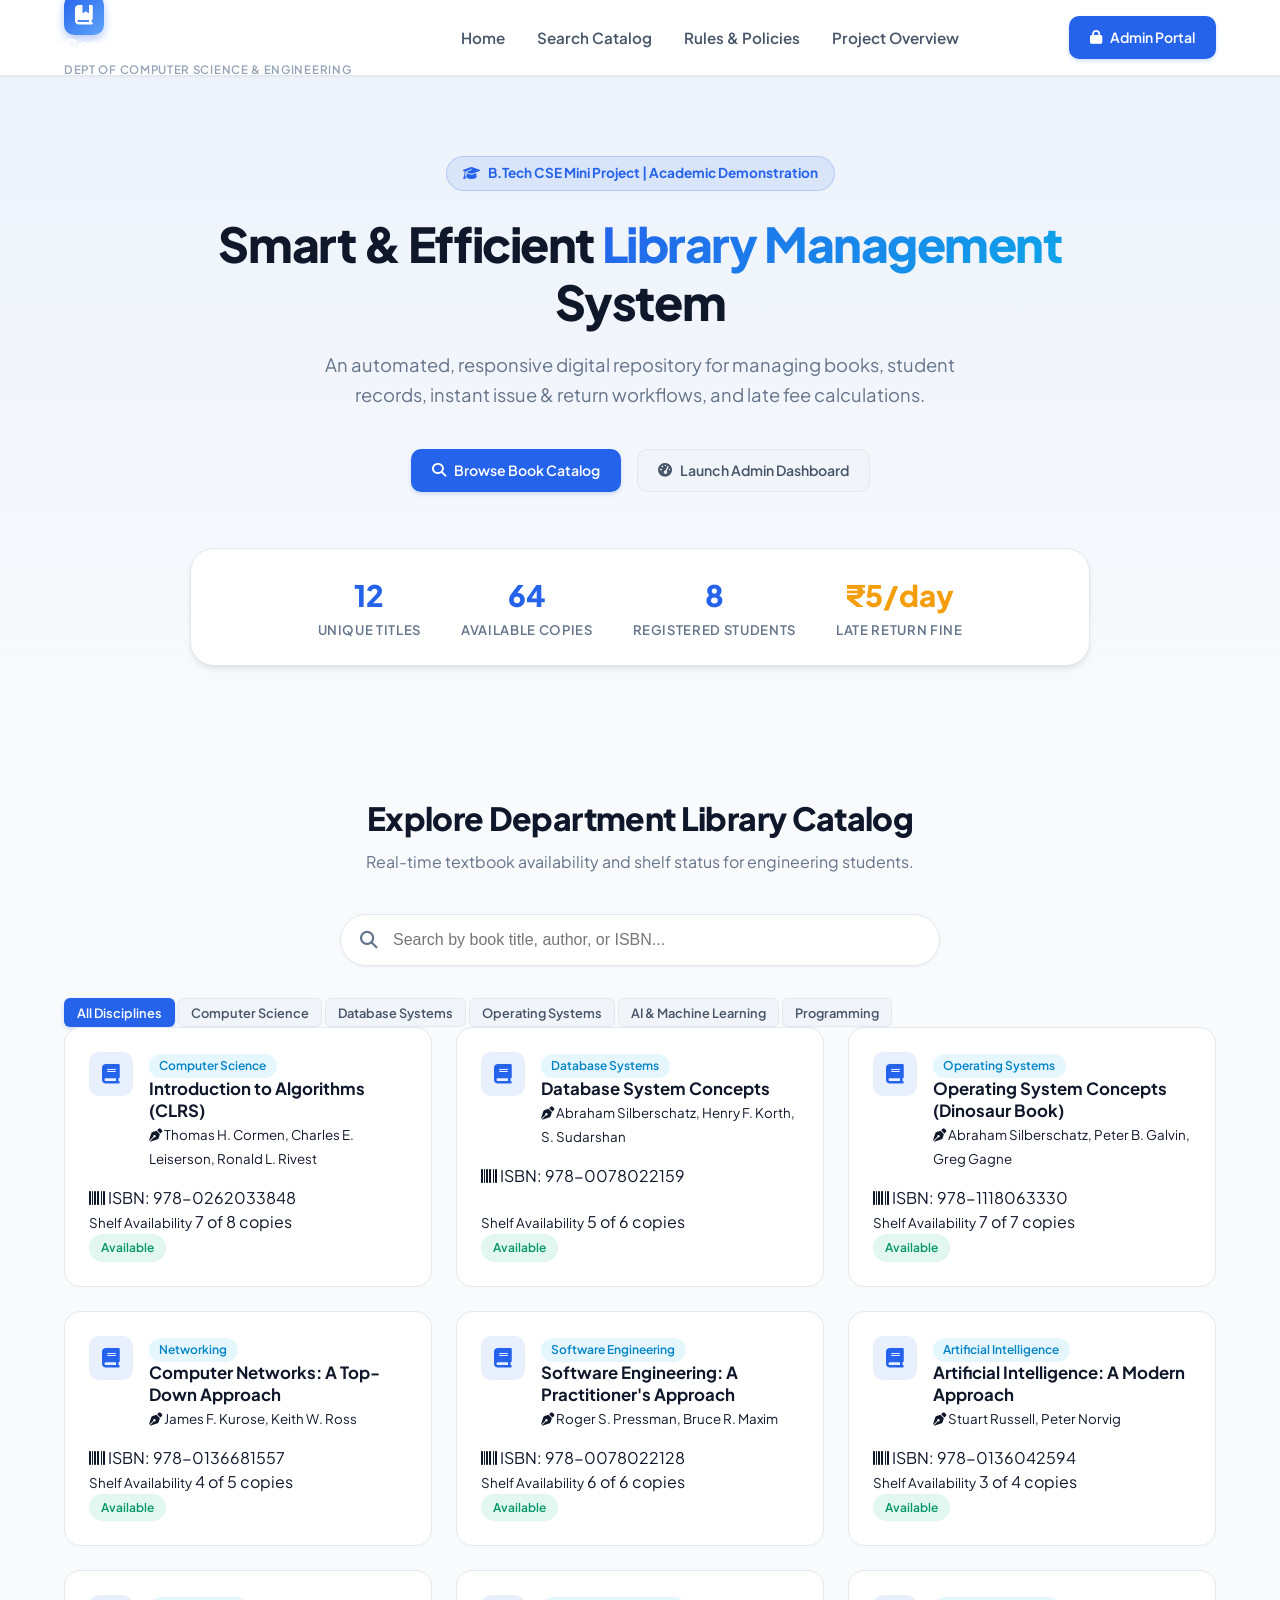
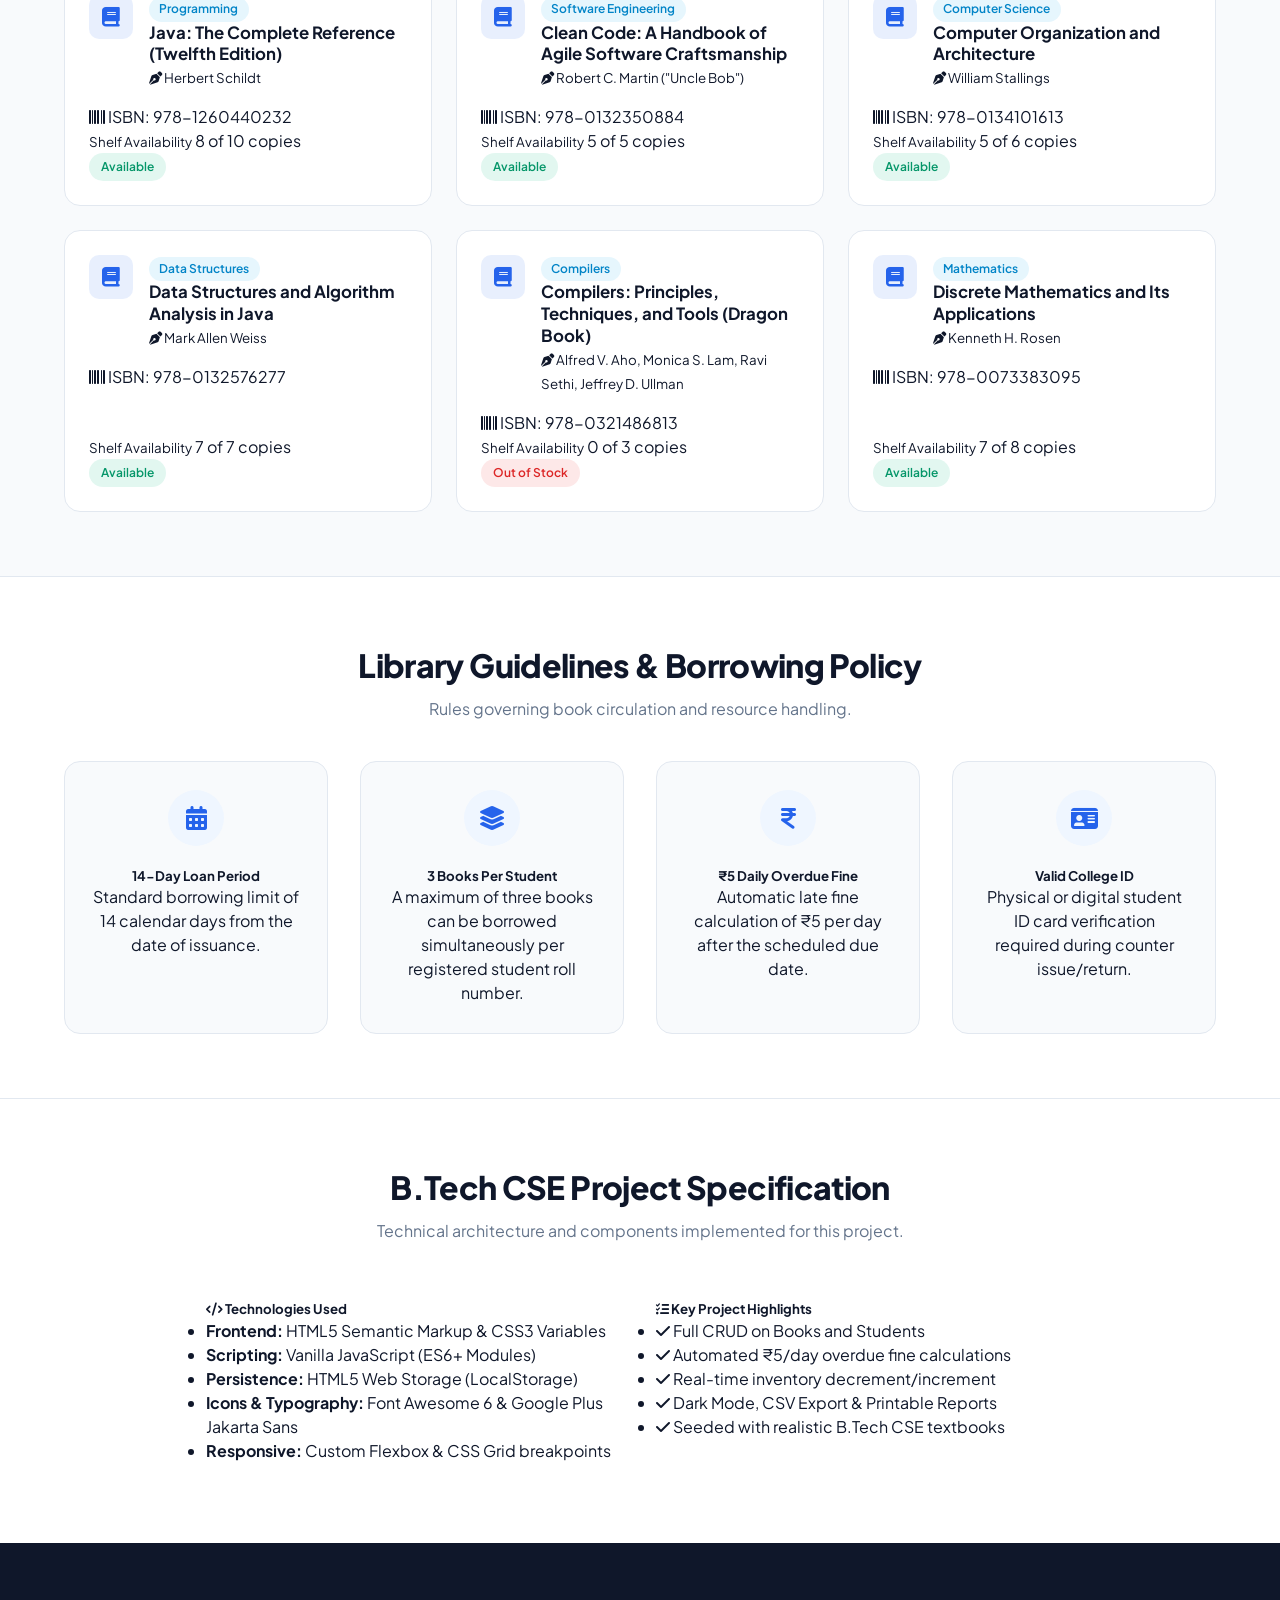
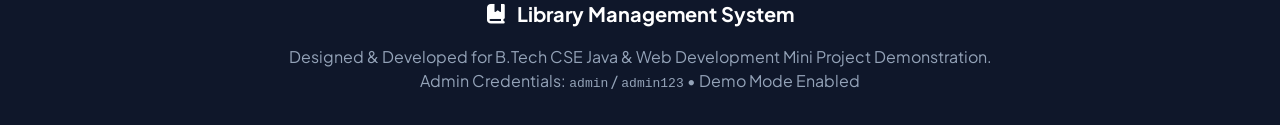
<file: library mangament/index.html>
<!DOCTYPE html>
<html lang="en">
<head>
    <meta charset="UTF-8">
    <meta name="viewport" content="width=device-width, initial-scale=1.0">
    <title>Digital Library Management System | B.Tech CSE Project</title>
    
    <!-- Google Fonts -->
    <link rel="preconnect" href="https://fonts.googleapis.com">
    <link rel="preconnect" href="https://fonts.gstatic.com" crossorigin>
    <link href="https://fonts.googleapis.com/css2?family=Plus+Jakarta+Sans:wght@300;400;500;600;700;800&family=JetBrains+Mono:wght@400;500;600&display=swap" rel="stylesheet">
    
    <!-- Font Awesome Icons -->
    <link rel="stylesheet" href="https://cdnjs.cloudflare.com/ajax/libs/font-awesome/6.5.1/css/all.min.css">
    
    <!-- Stylesheets -->
    <link rel="stylesheet" href="css/style.css">
    <link rel="stylesheet" href="css/responsive.css">

    <style>
        /* Landing Page Specific Styling */
        .landing-navbar {
            height: 76px;
            background-color: var(--bg-card);
            border-bottom: 1px solid var(--border-color);
            position: sticky;
            top: 0;
            z-index: 1000;
            display: flex;
            align-items: center;
            justify-content: space-between;
            padding: 0 5%;
            box-shadow: var(--shadow-sm);
        }

        .landing-nav-links {
            display: flex;
            align-items: center;
            gap: 2rem;
            list-style: none;
        }

        .landing-nav-links a {
            color: var(--text-secondary);
            font-weight: 600;
            font-size: 0.95rem;
        }

        .landing-nav-links a:hover {
            color: var(--primary);
        }

        .hero-section {
            padding: 5rem 5% 4rem;
            background: linear-gradient(180deg, rgba(37, 99, 235, 0.05) 0%, rgba(248, 250, 252, 0) 100%);
            text-align: center;
            position: relative;
        }

        .hero-badge {
            display: inline-flex;
            align-items: center;
            gap: 0.5rem;
            padding: 0.4rem 1rem;
            background: rgba(37, 99, 235, 0.1);
            color: var(--primary);
            border-radius: 9999px;
            font-size: 0.85rem;
            font-weight: 700;
            margin-bottom: 1.5rem;
            border: 1px solid rgba(37, 99, 235, 0.2);
        }

        .hero-title {
            font-size: 3rem;
            font-weight: 800;
            color: var(--text-primary);
            line-height: 1.2;
            max-width: 860px;
            margin: 0 auto 1.25rem;
            letter-spacing: -0.03em;
        }

        .hero-title span {
            color: var(--primary);
            background: linear-gradient(135deg, #2563eb, #0ea5e9);
            -webkit-background-clip: text;
            -webkit-text-fill-color: transparent;
        }

        .hero-subtitle {
            font-size: 1.15rem;
            color: var(--text-muted);
            max-width: 680px;
            margin: 0 auto 2.5rem;
            line-height: 1.6;
        }

        .hero-cta-group {
            display: flex;
            align-items: center;
            justify-content: center;
            gap: 1rem;
            margin-bottom: 3.5rem;
            flex-wrap: wrap;
        }

        .hero-stats-row {
            display: flex;
            align-items: center;
            justify-content: center;
            gap: 2.5rem;
            flex-wrap: wrap;
            max-width: 900px;
            margin: 0 auto;
            padding: 1.5rem;
            background: var(--bg-card);
            border: 1px solid var(--border-color);
            border-radius: var(--radius-xl);
            box-shadow: var(--shadow-md);
        }

        .hero-stat-item {
            text-align: center;
        }

        .hero-stat-number {
            font-size: 1.85rem;
            font-weight: 800;
            color: var(--primary);
            display: block;
        }

        .hero-stat-label {
            font-size: 0.82rem;
            color: var(--text-muted);
            font-weight: 600;
            text-transform: uppercase;
            letter-spacing: 0.05em;
        }

        /* Catalog Search Section */
        .catalog-section {
            padding: 4rem 5%;
            background-color: var(--bg-body);
        }

        .section-header-center {
            text-align: center;
            margin-bottom: 2.5rem;
        }

        .section-header-center h3 {
            font-size: 2rem;
            font-weight: 800;
            color: var(--text-primary);
            letter-spacing: -0.02em;
        }

        .section-header-center p {
            color: var(--text-muted);
            font-size: 1rem;
            margin-top: 0.5rem;
        }

        .catalog-search-bar {
            max-width: 600px;
            margin: 0 auto 2rem;
            position: relative;
        }

        .catalog-search-bar input {
            width: 100%;
            padding: 1rem 1.25rem 1rem 3.25rem;
            font-size: 1rem;
            border-radius: 9999px;
            border: 1px solid var(--border-color);
            background: var(--bg-card);
            box-shadow: var(--shadow-sm);
            outline: none;
            transition: var(--transition);
        }

        .catalog-search-bar input:focus {
            border-color: var(--primary);
            box-shadow: 0 0 0 4px rgba(37, 99, 235, 0.15);
        }

        .catalog-search-bar i {
            position: absolute;
            left: 1.25rem;
            top: 50%;
            transform: translateY(-50%);
            color: var(--text-muted);
            font-size: 1.1rem;
        }

        .catalog-grid {
            display: grid;
            grid-template-columns: repeat(auto-fill, minmax(280px, 1fr));
            gap: 1.5rem;
        }

        .book-card-item {
            background: var(--bg-card);
            border: 1px solid var(--border-color);
            border-radius: var(--radius-lg);
            padding: 1.5rem;
            transition: var(--transition);
            display: flex;
            flex-direction: column;
            justify-content: space-between;
        }

        .book-card-item:hover {
            transform: translateY(-4px);
            box-shadow: var(--shadow-lg);
            border-color: rgba(37, 99, 235, 0.3);
        }

        .book-card-top {
            display: flex;
            align-items: flex-start;
            gap: 1rem;
            margin-bottom: 1rem;
        }

        .book-card-icon {
            width: 44px;
            height: 44px;
            border-radius: var(--radius-md);
            background: rgba(37, 99, 235, 0.1);
            color: var(--primary);
            display: flex;
            align-items: center;
            justify-content: center;
            font-size: 1.25rem;
            flex-shrink: 0;
        }

        /* Rules section */
        .rules-section {
            padding: 4rem 5%;
            background-color: var(--bg-card);
            border-top: 1px solid var(--border-color);
            border-bottom: 1px solid var(--border-color);
        }

        .rules-grid {
            display: grid;
            grid-template-columns: repeat(auto-fit, minmax(240px, 1fr));
            gap: 2rem;
            margin-top: 2.5rem;
        }

        .rule-card {
            padding: 1.75rem;
            border-radius: var(--radius-lg);
            background: var(--bg-body);
            border: 1px solid var(--border-color);
            text-align: center;
        }

        .rule-icon {
            width: 56px;
            height: 56px;
            border-radius: 50%;
            background: var(--primary-light);
            color: var(--primary);
            display: flex;
            align-items: center;
            justify-content: center;
            font-size: 1.5rem;
            margin: 0 auto 1.25rem;
        }

        /* Footer */
        .landing-footer {
            background-color: #0f172a;
            color: #94a3b8;
            padding: 3.5rem 5% 2rem;
            text-align: center;
        }

        .footer-brand {
            display: inline-flex;
            align-items: center;
            gap: 0.75rem;
            margin-bottom: 1rem;
            color: #ffffff;
            font-size: 1.25rem;
            font-weight: 700;
        }

        @media (max-width: 768px) {
            .hero-title {
                font-size: 2.2rem;
            }
            .landing-nav-links {
                display: none;
            }
            .hero-stats-row {
                flex-direction: column;
                gap: 1.5rem;
            }
        }
    </style>
</head>
<body>

    <!-- Top Navigation Bar -->
    <header class="landing-navbar">
        <div class="d-flex align-items-center gap-3">
            <div class="brand-icon">
                <i class="fa-solid fa-book-bookmark"></i>
            </div>
            <div class="brand-text">
                <h4 class="text-dark mb-0">Central Digital Library</h4>
                <span class="text-muted">Dept of Computer Science & Engineering</span>
            </div>
        </div>

        <ul class="landing-nav-links">
            <li><a href="#home">Home</a></li>
            <li><a href="#catalog">Search Catalog</a></li>
            <li><a href="#rules">Rules & Policies</a></li>
            <li><a href="#project-info">Project Overview</a></li>
        </ul>

        <div class="d-flex align-items-center gap-2">
            <a href="login.html" class="btn btn-primary px-4 shadow-sm" id="nav-login-btn">
                <i class="fa-solid fa-lock me-1"></i> Admin Portal
            </a>
        </div>
    </header>

    <!-- Hero Section -->
    <section class="hero-section" id="home">
        <div class="hero-badge">
            <i class="fa-solid fa-graduation-cap"></i> B.Tech CSE Mini Project | Academic Demonstration
        </div>
        <h1 class="hero-title">
            Smart & Efficient <span>Library Management</span> System
        </h1>
        <p class="hero-subtitle">
            An automated, responsive digital repository for managing books, student records, 
            instant issue & return workflows, and late fee calculations.
        </p>

        <div class="hero-cta-group">
            <a href="#catalog" class="btn btn-primary btn-lg px-4 py-3">
                <i class="fa-solid fa-magnifying-glass me-2"></i> Browse Book Catalog
            </a>
            <a href="login.html" class="btn btn-secondary btn-lg px-4 py-3">
                <i class="fa-solid fa-gauge-high me-2"></i> Launch Admin Dashboard
            </a>
        </div>

        <!-- Real-time Live Counters -->
        <div class="hero-stats-row">
            <div class="hero-stat-item">
                <span class="hero-stat-number" id="public-stat-total-books">12</span>
                <span class="hero-stat-label">Unique Titles</span>
            </div>
            <div class="hero-stat-item">
                <span class="hero-stat-number" id="public-stat-available-copies">65</span>
                <span class="hero-stat-label">Available Copies</span>
            </div>
            <div class="hero-stat-item">
                <span class="hero-stat-number" id="public-stat-students">8</span>
                <span class="hero-stat-label">Registered Students</span>
            </div>
            <div class="hero-stat-item">
                <span class="hero-stat-number" style="color: #f59e0b;">₹5/day</span>
                <span class="hero-stat-label">Late Return Fine</span>
            </div>
        </div>
    </section>

    <!-- Public Book Catalog Browser -->
    <section class="catalog-section" id="catalog">
        <div class="section-header-center">
            <h3>Explore Department Library Catalog</h3>
            <p>Real-time textbook availability and shelf status for engineering students.</p>
        </div>

        <div class="catalog-search-bar">
            <i class="fa-solid fa-magnifying-glass"></i>
            <input type="text" id="public-search-input" placeholder="Search by book title, author, or ISBN...">
        </div>

        <!-- Filter category tags -->
        <div class="d-flex justify-content-center gap-2 mb-4 flex-wrap" id="public-category-pills">
            <button class="btn btn-sm btn-primary category-pill active" data-cat="all">All Disciplines</button>
            <button class="btn btn-sm btn-secondary category-pill" data-cat="Computer Science">Computer Science</button>
            <button class="btn btn-sm btn-secondary category-pill" data-cat="Database Systems">Database Systems</button>
            <button class="btn btn-sm btn-secondary category-pill" data-cat="Operating Systems">Operating Systems</button>
            <button class="btn btn-sm btn-secondary category-pill" data-cat="Artificial Intelligence">AI & Machine Learning</button>
            <button class="btn btn-sm btn-secondary category-pill" data-cat="Programming">Programming</button>
        </div>

        <!-- Book Cards Grid -->
        <div class="catalog-grid" id="public-books-grid">
            <!-- Populated via JavaScript from LocalStorage -->
        </div>
    </section>

    <!-- Library Rules and Borrowing Guidelines -->
    <section class="rules-section" id="rules">
        <div class="section-header-center">
            <h3>Library Guidelines & Borrowing Policy</h3>
            <p>Rules governing book circulation and resource handling.</p>
        </div>

        <div class="rules-grid">
            <div class="rule-card">
                <div class="rule-icon"><i class="fa-solid fa-calendar-days"></i></div>
                <h5 class="fw-bold mb-2">14-Day Loan Period</h5>
                <p class="text-muted small">Standard borrowing limit of 14 calendar days from the date of issuance.</p>
            </div>
            <div class="rule-card">
                <div class="rule-icon"><i class="fa-solid fa-layer-group"></i></div>
                <h5 class="fw-bold mb-2">3 Books Per Student</h5>
                <p class="text-muted small">A maximum of three books can be borrowed simultaneously per registered student roll number.</p>
            </div>
            <div class="rule-card">
                <div class="rule-icon"><i class="fa-solid fa-indian-rupee-sign"></i></div>
                <h5 class="fw-bold mb-2">₹5 Daily Overdue Fine</h5>
                <p class="text-muted small">Automatic late fine calculation of ₹5 per day after the scheduled due date.</p>
            </div>
            <div class="rule-card">
                <div class="rule-icon"><i class="fa-solid fa-id-card"></i></div>
                <h5 class="fw-bold mb-2">Valid College ID</h5>
                <p class="text-muted small">Physical or digital student ID card verification required during counter issue/return.</p>
            </div>
        </div>
    </section>

    <!-- Project Overview Details -->
    <section class="catalog-section" id="project-info" style="background-color: var(--bg-card);">
        <div class="section-header-center">
            <h3>B.Tech CSE Project Specification</h3>
            <p>Technical architecture and components implemented for this project.</p>
        </div>

        <div class="row g-4" style="max-width: 900px; margin: 0 auto; display: flex; flex-wrap: wrap;">
            <div style="flex: 1; min-width: 260px; padding: 1rem;">
                <div class="p-4 border rounded-3 bg-light">
                    <h5 class="fw-bold text-primary mb-3"><i class="fa-solid fa-code me-2"></i> Technologies Used</h5>
                    <ul class="list-unstyled small d-flex flex-column gap-2 text-muted">
                        <li><strong>Frontend:</strong> HTML5 Semantic Markup & CSS3 Variables</li>
                        <li><strong>Scripting:</strong> Vanilla JavaScript (ES6+ Modules)</li>
                        <li><strong>Persistence:</strong> HTML5 Web Storage (LocalStorage)</li>
                        <li><strong>Icons & Typography:</strong> Font Awesome 6 & Google Plus Jakarta Sans</li>
                        <li><strong>Responsive:</strong> Custom Flexbox & CSS Grid breakpoints</li>
                    </ul>
                </div>
            </div>
            <div style="flex: 1; min-width: 260px; padding: 1rem;">
                <div class="p-4 border rounded-3 bg-light">
                    <h5 class="fw-bold text-primary mb-3"><i class="fa-solid fa-list-check me-2"></i> Key Project Highlights</h5>
                    <ul class="list-unstyled small d-flex flex-column gap-2 text-muted">
                        <li><i class="fa-solid fa-check text-success me-2"></i> Full CRUD on Books and Students</li>
                        <li><i class="fa-solid fa-check text-success me-2"></i> Automated ₹5/day overdue fine calculations</li>
                        <li><i class="fa-solid fa-check text-success me-2"></i> Real-time inventory decrement/increment</li>
                        <li><i class="fa-solid fa-check text-success me-2"></i> Dark Mode, CSV Export & Printable Reports</li>
                        <li><i class="fa-solid fa-check text-success me-2"></i> Seeded with realistic B.Tech CSE textbooks</li>
                    </ul>
                </div>
            </div>
        </div>
    </section>

    <!-- Footer -->
    <footer class="landing-footer">
        <div class="footer-brand">
            <i class="fa-solid fa-book-bookmark text-primary"></i>
            <span>Library Management System</span>
        </div>
        <p class="small text-muted mb-3">
            Designed & Developed for B.Tech CSE Java & Web Development Mini Project Demonstration.
        </p>
        <div class="small text-muted">
            Admin Credentials: <code>admin</code> / <code>admin123</code> &bull; Demo Mode Enabled
        </div>
    </footer>

    <!-- Scripts -->
    <script src="js/storage.js"></script>
    <script src="js/auth.js"></script>
    <script>
        document.addEventListener('DOMContentLoaded', () => {
            // Update public stats
            const stats = LMSStorage.getDashboardStats();
            const totalBooksEl = document.getElementById('public-stat-total-books');
            const availCopiesEl = document.getElementById('public-stat-available-copies');
            const studentsEl = document.getElementById('public-stat-students');

            if (totalBooksEl) totalBooksEl.textContent = stats.uniqueTitles;
            if (availCopiesEl) availCopiesEl.textContent = stats.availableBooks;
            if (studentsEl) studentsEl.textContent = stats.totalStudents;

            // Render public book catalog
            let currentCategory = 'all';
            let currentSearch = '';

            function renderCatalog() {
                const books = LMSStorage.getBooks();
                const container = document.getElementById('public-books-grid');
                if (!container) return;

                const filtered = books.filter(b => {
                    const matchCat = currentCategory === 'all' || (b.category && b.category.toLowerCase() === currentCategory.toLowerCase());
                    const matchSearch = !currentSearch || 
                        b.title.toLowerCase().includes(currentSearch) ||
                        b.author.toLowerCase().includes(currentSearch) ||
                        b.isbn.toLowerCase().includes(currentSearch);
                    return matchCat && matchSearch;
                });

                if (filtered.length === 0) {
                    container.innerHTML = `
                        <div style="grid-column: 1 / -1;" class="text-center py-5 text-muted">
                            <i class="fa-solid fa-book-open fs-1 d-block mb-2 opacity-50"></i>
                            <h5>No books matching your query.</h5>
                            <p class="small">Try searching another title or clearing the category filter.</p>
                        </div>
                    `;
                    return;
                }

                container.innerHTML = filtered.map(b => {
                    const avail = parseInt(b.availableCopies, 10);
                    const isAvail = avail > 0;

                    return `
                        <div class="book-card-item">
                            <div>
                                <div class="book-card-top">
                                    <div class="book-card-icon">
                                        <i class="fa-solid fa-book"></i>
                                    </div>
                                    <div>
                                        <span class="tag-category mb-1">${b.category || 'General'}</span>
                                        <h5 class="fw-bold mb-1 text-dark" style="font-size: 1.05rem; line-height: 1.3;">${b.title}</h5>
                                        <small class="text-muted d-block"><i class="fa-solid fa-pen-nib"></i> ${b.author}</small>
                                    </div>
                                </div>
                                <div class="small text-muted mb-3 font-monospace">
                                    <i class="fa-solid fa-barcode"></i> ISBN: ${b.isbn}
                                </div>
                            </div>
                            <div class="d-flex align-items-center justify-content-between pt-3 border-top">
                                <div>
                                    <small class="text-muted d-block">Shelf Availability</small>
                                    <span class="fw-bold ${isAvail ? 'text-success' : 'text-danger'}">
                                        ${avail} of ${b.quantity} copies
                                    </span>
                                </div>
                                <span class="status-badge ${isAvail ? 'badge-success' : 'badge-danger'}">
                                    ${isAvail ? 'Available' : 'Out of Stock'}
                                </span>
                            </div>
                        </div>
                    `;
                }).join('');
            }

            // Bind Search & Filters
            const searchInput = document.getElementById('public-search-input');
            if (searchInput) {
                searchInput.addEventListener('input', (e) => {
                    currentSearch = e.target.value.trim().toLowerCase();
                    renderCatalog();
                });
            }

            const categoryPills = document.querySelectorAll('.category-pill');
            categoryPills.forEach(pill => {
                pill.addEventListener('click', () => {
                    categoryPills.forEach(p => {
                        p.classList.remove('btn-primary', 'active');
                        p.classList.add('btn-secondary');
                    });
                    pill.classList.remove('btn-secondary');
                    pill.classList.add('btn-primary', 'active');
                    currentCategory = pill.getAttribute('data-cat');
                    renderCatalog();
                });
            });

            // If user is already logged in, update top button
            if (LMSAuth.isAuthenticated()) {
                const loginBtn = document.getElementById('nav-login-btn');
                if (loginBtn) {
                    loginBtn.href = 'dashboard.html';
                    loginBtn.innerHTML = '<i class="fa-solid fa-gauge-high me-1"></i> Go to Dashboard';
                }
            }

            renderCatalog();
        });
    </script>
</body>
</html>
</file>
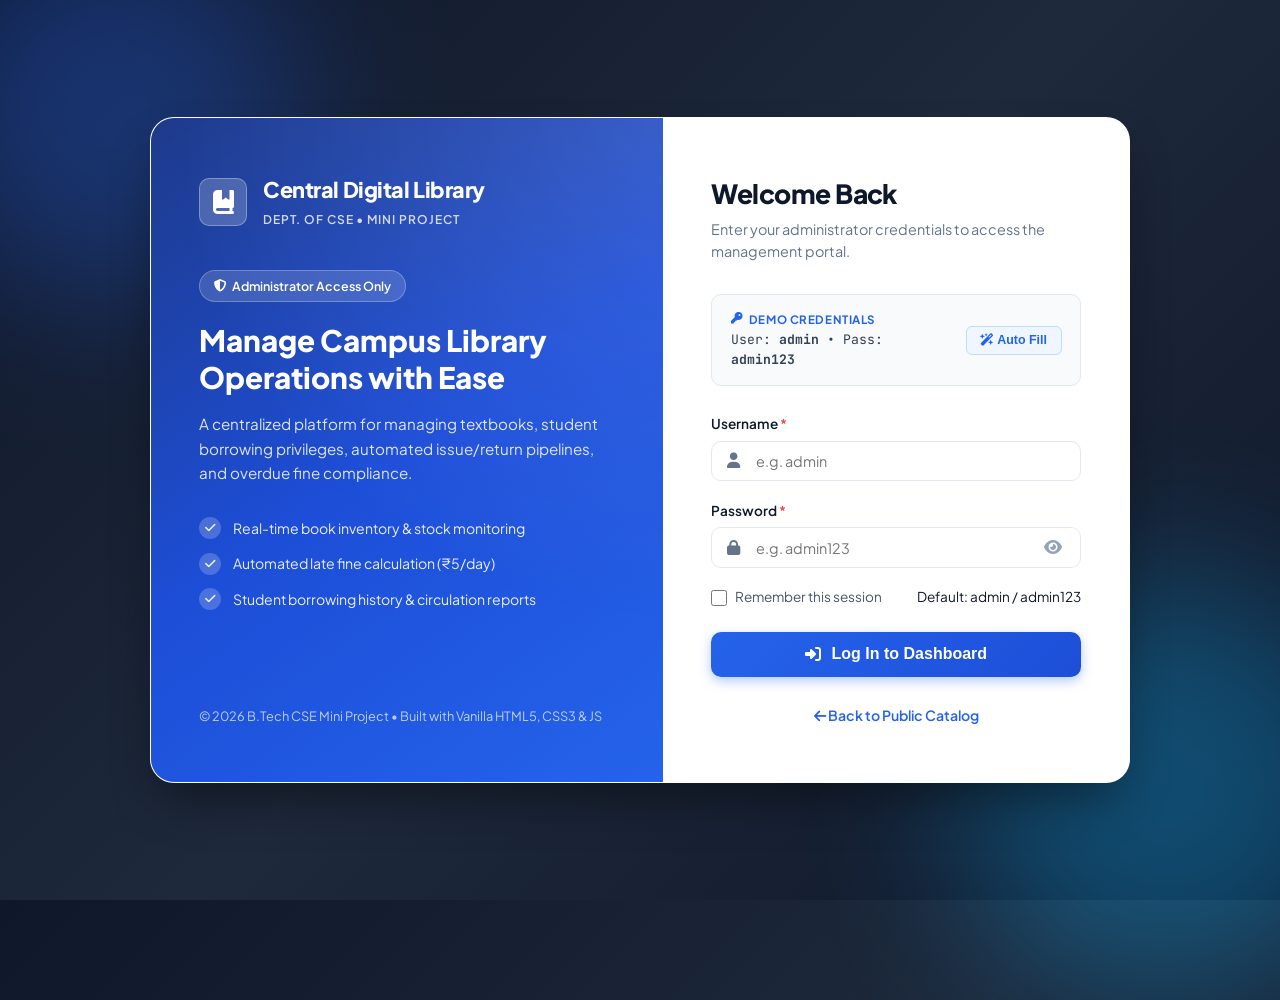
<file: library mangament/dashboard.html>
<!DOCTYPE html>
<html lang="en">
<head>
    <meta charset="UTF-8">
    <meta name="viewport" content="width=device-width, initial-scale=1.0">
    <title>Library Management System | Admin Dashboard</title>

    <!-- Google Fonts -->
    <link rel="preconnect" href="https://fonts.googleapis.com">
    <link rel="preconnect" href="https://fonts.gstatic.com" crossorigin>
    <link href="https://fonts.googleapis.com/css2?family=Plus+Jakarta+Sans:wght@300;400;500;600;700;800&family=JetBrains+Mono:wght@400;500;600&display=swap" rel="stylesheet">

    <!-- Font Awesome Icons -->
    <link rel="stylesheet" href="https://cdnjs.cloudflare.com/ajax/libs/font-awesome/6.5.1/css/all.min.css">

    <!-- Stylesheets -->
    <link rel="stylesheet" href="css/style.css">
    <link rel="stylesheet" href="css/responsive.css">
</head>
<body>

    <!-- Toast Notification Container -->
    <div class="toast-container" id="toast-container"></div>

    <!-- Mobile Sidebar Backdrop Overlay -->
    <div class="sidebar-overlay" id="sidebar-overlay"></div>

    <!-- Print Header (Visible only when printing) -->
    <div class="print-header d-none" id="print-header">
        <h2 style="margin: 0; font-size: 20pt;">CENTRAL DIGITAL LIBRARY</h2>
        <h4 style="margin: 5px 0; color: #444; font-size: 14pt;">Department of Computer Science & Engineering</h4>
        <p style="margin: 0; font-size: 10pt;">Generated on: <span id="print-date"></span> &bull; Official Library Management Record</p>
    </div>

    <div class="app-container">
        
        <!-- ==========================================
             SIDEBAR NAVIGATION
             ========================================== -->
        <aside class="sidebar" id="main-sidebar">
            <!-- Sidebar Brand Header -->
            <div class="sidebar-brand">
                <div class="brand-icon">
                    <i class="fa-solid fa-book-bookmark"></i>
                </div>
                <div class="brand-text">
                    <h4>Central Library</h4>
                    <span>B.Tech CSE Project</span>
                </div>
            </div>

            <!-- Sidebar Navigation Menu -->
            <div class="sidebar-menu-wrapper">
                <div class="sidebar-category-label">Main Menu</div>
                <ul class="sidebar-nav">
                    <li>
                        <a class="nav-link active" data-view="dashboard">
                            <i class="fa-solid fa-gauge-high"></i>
                            <span>Dashboard</span>
                        </a>
                    </li>
                    <li>
                        <a class="nav-link" data-view="books">
                            <i class="fa-solid fa-book"></i>
                            <span>Books</span>
                        </a>
                    </li>
                    <li>
                        <a class="nav-link" data-view="students">
                            <i class="fa-solid fa-user-graduate"></i>
                            <span>Students</span>
                        </a>
                    </li>
                </ul>

                <div class="sidebar-category-label">Circulation</div>
                <ul class="sidebar-nav">
                    <li>
                        <a class="nav-link" data-view="issue">
                            <i class="fa-solid fa-hand-holding-hand"></i>
                            <span>Issue Books</span>
                        </a>
                    </li>
                    <li>
                        <a class="nav-link" data-view="return">
                            <i class="fa-solid fa-arrow-rotate-left"></i>
                            <span>Return Books</span>
                        </a>
                    </li>
                </ul>

                <div class="sidebar-category-label">System</div>
                <ul class="sidebar-nav">
                    <li>
                        <a class="nav-link" data-view="reports">
                            <i class="fa-solid fa-chart-pie"></i>
                            <span>Reports</span>
                        </a>
                    </li>
                    <li>
                        <a class="nav-link" data-view="settings">
                            <i class="fa-solid fa-gear"></i>
                            <span>Settings</span>
                        </a>
                    </li>
                    <li>
                        <a class="nav-link btn-logout-trigger text-danger" href="#">
                            <i class="fa-solid fa-arrow-right-from-bracket text-danger"></i>
                            <span>Logout</span>
                        </a>
                    </li>
                </ul>
            </div>

            <!-- Sidebar Footer User Card -->
            <div class="sidebar-footer">
                <div class="sidebar-user-pill">
                    <div class="admin-avatar" id="header-admin-avatar">A</div>
                    <div class="admin-meta text-truncate" style="flex: 1;">
                        <span class="admin-name text-white" id="header-admin-name">Administrator</span>
                        <span class="admin-role" id="header-admin-role">Chief Librarian</span>
                    </div>
                    <button type="button" class="btn-action btn-logout-trigger text-white bg-transparent border-0" title="Log Out">
                        <i class="fa-solid fa-power-off"></i>
                    </button>
                </div>
            </div>
        </aside>

        <!-- ==========================================
             MAIN CONTENT WRAPPER
             ========================================== -->
        <div class="main-wrapper">
            
            <!-- Top Sticky Header -->
            <header class="top-header">
                <div class="header-left">
                    <button type="button" class="btn-sidebar-toggle" id="sidebar-toggle-btn" aria-label="Toggle navigation sidebar">
                        <i class="fa-solid fa-bars"></i>
                    </button>
                    <div class="breadcrumb-area">
                        <h3 id="page-breadcrumb-title">Dashboard Overview</h3>
                    </div>
                </div>

                <!-- Global Search with live suggestions -->
                <div class="global-search-container">
                    <div class="search-input-wrapper">
                        <i class="fa-solid fa-magnifying-glass"></i>
                        <input type="text" id="global-search-input" class="global-search-input" placeholder="Quick search books, authors, students..." autocomplete="off">
                    </div>
                    <div class="search-results-dropdown" id="global-search-results"></div>
                </div>

                <!-- Header Right Utility Controls -->
                <div class="header-right">
                    <!-- Dark / Light Mode Toggle -->
                    <button type="button" class="header-icon-btn" id="theme-toggle-btn" title="Toggle Dark / Light Mode">
                        <i class="fa-solid fa-moon"></i>
                    </button>

                    <!-- Public Catalog Shortcut -->
                    <a href="index.html" class="header-icon-btn" title="View Public Catalog" target="_blank">
                        <i class="fa-solid fa-arrow-up-right-from-square"></i>
                    </a>

                    <!-- Admin Profile Modal Trigger -->
                    <div class="admin-profile-pill" id="btn-open-profile-modal" title="Manage Administrator Profile">
                        <div class="admin-avatar">A</div>
                        <div class="admin-meta">
                            <span class="admin-name">Admin</span>
                            <span class="admin-role">Profile & Settings</span>
                        </div>
                    </div>
                </div>
            </header>

            <!-- Main Scrollable Body Content -->
            <main class="content-body">

                <!-- ==========================================
                     VIEW 1: DASHBOARD
                     ========================================== -->
                <section class="view-section active" id="view-dashboard">
                    <div class="view-header">
                        <div>
                            <h2>Library Operations Dashboard</h2>
                            <p>Real-time analytics, circulation metrics, and quick administration shortcuts.</p>
                        </div>
                        <div class="d-flex gap-2">
                            <button type="button" class="btn btn-primary" id="quick-issue-btn">
                                <i class="fa-solid fa-hand-holding-hand me-1"></i> Issue Book
                            </button>
                            <button type="button" class="btn btn-secondary" id="quick-add-book-btn">
                                <i class="fa-solid fa-plus me-1"></i> Add Book
                            </button>
                        </div>
                    </div>

                    <!-- 4 Main Metric Statistic Cards -->
                    <div class="stats-grid">
                        <!-- Total Books -->
                        <div class="stat-card card-primary">
                            <div class="stat-card-header">
                                <span class="stat-card-title">Total Books</span>
                                <div class="stat-icon-wrapper">
                                    <i class="fa-solid fa-book"></i>
                                </div>
                            </div>
                            <div class="stat-card-value" id="stat-total-books">0</div>
                            <div class="stat-progress-bar">
                                <div class="stat-progress-fill" style="width: 100%;"></div>
                            </div>
                            <div class="stat-card-footer">
                                <span>Total catalog volume</span>
                                <span class="text-primary fw-semibold"><i class="fa-solid fa-database"></i> All copies</span>
                            </div>
                        </div>

                        <!-- Available Books -->
                        <div class="stat-card card-success">
                            <div class="stat-card-header">
                                <span class="stat-card-title">Available on Shelf</span>
                                <div class="stat-icon-wrapper">
                                    <i class="fa-solid fa-circle-check"></i>
                                </div>
                            </div>
                            <div class="stat-card-value" id="stat-available-books">0</div>
                            <div class="stat-progress-bar">
                                <div class="stat-progress-fill" id="progress-available-books" style="width: 70%; background-color: #10b981;"></div>
                            </div>
                            <div class="stat-card-footer">
                                <span>Ready for checkout</span>
                                <span class="text-success fw-semibold"><i class="fa-solid fa-check-double"></i> In Stock</span>
                            </div>
                        </div>

                        <!-- Issued Books -->
                        <div class="stat-card card-warning">
                            <div class="stat-card-header">
                                <span class="stat-card-title">Issued Books</span>
                                <div class="stat-icon-wrapper">
                                    <i class="fa-solid fa-hand-holding-hand"></i>
                                </div>
                            </div>
                            <div class="stat-card-value" id="stat-issued-books">0</div>
                            <div class="stat-progress-bar">
                                <div class="stat-progress-fill" id="progress-issued-books" style="width: 30%; background-color: #f59e0b;"></div>
                            </div>
                            <div class="stat-card-footer">
                                <span>With students</span>
                                <span class="text-warning fw-semibold"><i class="fa-solid fa-clock"></i> Active Loans</span>
                            </div>
                        </div>

                        <!-- Total Students -->
                        <div class="stat-card card-purple">
                            <div class="stat-card-header">
                                <span class="stat-card-title">Registered Students</span>
                                <div class="stat-icon-wrapper">
                                    <i class="fa-solid fa-user-graduate"></i>
                                </div>
                            </div>
                            <div class="stat-card-value" id="stat-total-students">0</div>
                            <div class="stat-progress-bar">
                                <div class="stat-progress-fill" style="width: 100%; background-color: #8b5cf6;"></div>
                            </div>
                            <div class="stat-card-footer">
                                <span>Eligible borrowers</span>
                                <span class="text-muted fw-semibold">Engineering Depts</span>
                            </div>
                        </div>
                    </div>

                    <!-- Secondary Stats Bar: Overdue Books & Late Fines Collected -->
                    <div class="row g-3 mb-4" style="display: flex; gap: 1.5rem; flex-wrap: wrap;">
                        <div style="flex: 1; min-width: 250px;">
                            <div class="card p-3 border rounded-3 bg-card d-flex align-items-center justify-content-between" style="border-left: 4px solid #ef4444 !important;">
                                <div>
                                    <span class="text-muted small fw-bold text-uppercase">Overdue Loans</span>
                                    <h4 class="text-danger fw-bold mb-0" id="stat-overdue-count">0</h4>
                                </div>
                                <i class="fa-solid fa-triangle-exclamation text-danger fs-2 opacity-50"></i>
                            </div>
                        </div>
                        <div style="flex: 1; min-width: 250px;">
                            <div class="card p-3 border rounded-3 bg-card d-flex align-items-center justify-content-between" style="border-left: 4px solid #10b981 !important;">
                                <div>
                                    <span class="text-muted small fw-bold text-uppercase">Fines Collected</span>
                                    <h4 class="text-success fw-bold mb-0" id="stat-total-fines">₹0</h4>
                                </div>
                                <i class="fa-solid fa-coins text-success fs-2 opacity-50"></i>
                            </div>
                        </div>
                    </div>

                    <!-- Quick Actions Grid -->
                    <div class="quick-actions-bar">
                        <button type="button" class="btn-quick-action" onclick="window.location.hash = 'issue'">
                            <div class="quick-action-icon" style="background: rgba(37, 99, 235, 0.1); color: #2563eb;">
                                <i class="fa-solid fa-file-signature"></i>
                            </div>
                            <div>
                                <div class="fw-bold">Issue New Book</div>
                                <small class="text-muted">Allocate book to student</small>
                            </div>
                        </button>
                        <button type="button" class="btn-quick-action" onclick="window.location.hash = 'return'">
                            <div class="quick-action-icon" style="background: rgba(16, 185, 129, 0.1); color: #10b981;">
                                <i class="fa-solid fa-rotate-left"></i>
                            </div>
                            <div>
                                <div class="fw-bold">Return Book</div>
                                <small class="text-muted">Process return & calculate fines</small>
                            </div>
                        </button>
                        <button type="button" class="btn-quick-action" id="quick-add-student-btn">
                            <div class="quick-action-icon" style="background: rgba(139, 92, 246, 0.1); color: #8b5cf6;">
                                <i class="fa-solid fa-user-plus"></i>
                            </div>
                            <div>
                                <div class="fw-bold">Add Student</div>
                                <small class="text-muted">Enroll new member</small>
                            </div>
                        </button>
                        <button type="button" class="btn-quick-action" onclick="window.location.hash = 'reports'">
                            <div class="quick-action-icon" style="background: rgba(245, 158, 11, 0.1); color: #f59e0b;">
                                <i class="fa-solid fa-print"></i>
                            </div>
                            <div>
                                <div class="fw-bold">Generate Reports</div>
                                <small class="text-muted">Audit & export data</small>
                            </div>
                        </button>
                    </div>

                    <!-- Dashboard Activity Split -->
                    <div style="display: grid; grid-template-columns: 2fr 1fr; gap: 1.5rem;" class="dash-activity-grid">
                        <!-- Recent Transactions -->
                        <div class="card-panel">
                            <div class="panel-header">
                                <h3 class="panel-title">
                                    <i class="fa-solid fa-clock-rotate-left text-primary"></i> Recent Transactions
                                </h3>
                                <a href="#return" class="btn btn-sm btn-secondary">View All Active</a>
                            </div>
                            <div class="table-responsive">
                                <table class="modern-table">
                                    <thead>
                                        <tr>
                                            <th>Tx ID</th>
                                            <th>Student</th>
                                            <th>Book Title</th>
                                            <th>Issue Date</th>
                                            <th>Status</th>
                                        </tr>
                                    </thead>
                                    <tbody id="dash-recent-transactions-tbody">
                                        <!-- Dynamic rows -->
                                    </tbody>
                                </table>
                            </div>
                        </div>

                        <!-- Recently Added Books & Categories -->
                        <div>
                            <div class="card-panel mb-3">
                                <div class="panel-header">
                                    <h3 class="panel-title">
                                        <i class="fa-solid fa-layer-group text-primary"></i> Category Spread
                                    </h3>
                                </div>
                                <div class="panel-body" id="dash-category-distribution">
                                    <!-- Dynamic categories -->
                                </div>
                            </div>

                            <div class="card-panel">
                                <div class="panel-header">
                                    <h3 class="panel-title">
                                        <i class="fa-solid fa-book-medical text-primary"></i> Recently Added Books
                                    </h3>
                                    <a href="#books" class="btn btn-sm btn-secondary">All Books</a>
                                </div>
                                <div class="panel-body p-2" id="dash-recent-books-list">
                                    <!-- Dynamic items -->
                                </div>
                            </div>
                        </div>
                    </div>
                </section>

                <!-- ==========================================
                     VIEW 2: BOOK MANAGEMENT
                     ========================================== -->
                <section class="view-section" id="view-books">
                    <div class="view-header">
                        <div>
                            <h2>Book Inventory Management</h2>
                            <p>Add new books, update shelf copies, filter categories, and manage catalogue.</p>
                        </div>
                        <button type="button" class="btn btn-primary" id="btn-add-book">
                            <i class="fa-solid fa-plus me-1"></i> Add New Book
                        </button>
                    </div>

                    <div class="card-panel">
                        <!-- Filter & Search Toolbar -->
                        <div class="panel-header">
                            <div class="filter-toolbar mb-0" style="width: 100%;">
                                <div class="filter-group">
                                    <div class="search-box-filter">
                                        <i class="fa-solid fa-magnifying-glass"></i>
                                        <input type="text" id="books-search-input" placeholder="Search by title, author, ISBN, or Book ID...">
                                    </div>
                                    <select id="books-category-filter" class="custom-select">
                                        <option value="all">All Categories</option>
                                    </select>
                                    <select id="books-stock-filter" class="custom-select">
                                        <option value="all">All Availability</option>
                                        <option value="available">Available in Stock</option>
                                        <option value="out-of-stock">Out of Stock</option>
                                    </select>
                                </div>
                                <span class="badge bg-primary px-3 py-2" id="books-count-badge">0 Books</span>
                            </div>
                        </div>

                        <!-- Books Table -->
                        <div class="table-responsive">
                            <table class="modern-table">
                                <thead>
                                    <tr>
                                        <th>#</th>
                                        <th>Book ID</th>
                                        <th>Title & ISBN</th>
                                        <th>Author</th>
                                        <th>Category</th>
                                        <th class="text-center">Available / Total</th>
                                        <th>Status</th>
                                        <th class="text-end">Actions</th>
                                    </tr>
                                </thead>
                                <tbody id="books-table-body">
                                    <!-- Dynamic rows -->
                                </tbody>
                            </table>
                        </div>

                        <!-- Empty State message -->
                        <div class="empty-state-box d-none" id="books-empty-state">
                            <i class="fa-solid fa-book-open"></i>
                            <h5>No books found</h5>
                            <p>Try modifying your search or filter settings, or click "Add New Book" to insert a record.</p>
                        </div>
                    </div>
                </section>

                <!-- ==========================================
                     VIEW 3: STUDENT MANAGEMENT
                     ========================================== -->
                <section class="view-section" id="view-students">
                    <div class="view-header">
                        <div>
                            <h2>Student Registry Management</h2>
                            <p>Register students, update contact details, review borrowing quotas, and view transaction history.</p>
                        </div>
                        <button type="button" class="btn btn-primary" id="btn-add-student">
                            <i class="fa-solid fa-user-plus me-1"></i> Register New Student
                        </button>
                    </div>

                    <div class="card-panel">
                        <!-- Toolbar -->
                        <div class="panel-header">
                            <div class="filter-toolbar mb-0" style="width: 100%;">
                                <div class="filter-group">
                                    <div class="search-box-filter">
                                        <i class="fa-solid fa-magnifying-glass"></i>
                                        <input type="text" id="students-search-input" placeholder="Search by name, student roll ID, or department...">
                                    </div>
                                    <select id="students-dept-filter" class="custom-select">
                                        <option value="all">All Departments</option>
                                    </select>
                                    <select id="students-year-filter" class="custom-select">
                                        <option value="all">All Academic Years</option>
                                        <option value="1st Year">1st Year</option>
                                        <option value="2nd Year">2nd Year</option>
                                        <option value="3rd Year">3rd Year</option>
                                        <option value="4th Year">4th Year</option>
                                    </select>
                                </div>
                                <span class="badge bg-primary px-3 py-2" id="students-count-badge">0 Students</span>
                            </div>
                        </div>

                        <!-- Students Table -->
                        <div class="table-responsive">
                            <table class="modern-table">
                                <thead>
                                    <tr>
                                        <th>#</th>
                                        <th>Student ID</th>
                                        <th>Name & Email</th>
                                        <th>Phone</th>
                                        <th>Department</th>
                                        <th>Year</th>
                                        <th class="text-center">Issued Books</th>
                                        <th class="text-end">Actions</th>
                                    </tr>
                                </thead>
                                <tbody id="students-table-body">
                                    <!-- Dynamic rows -->
                                </tbody>
                            </table>
                        </div>

                        <!-- Empty State message -->
                        <div class="empty-state-box d-none" id="students-empty-state">
                            <i class="fa-solid fa-user-graduate"></i>
                            <h5>No students found</h5>
                            <p>No matching student records located. Use the "Register New Student" button to add a student.</p>
                        </div>
                    </div>
                </section>

                <!-- ==========================================
                     VIEW 4: ISSUE BOOKS
                     ========================================== -->
                <section class="view-section" id="view-issue">
                    <div class="view-header">
                        <div>
                            <h2>Issue Book to Student</h2>
                            <p>Allocate available textbooks, configure return schedules, and validate student eligibility.</p>
                        </div>
                    </div>

                    <div style="display: grid; grid-template-columns: 1.2fr 1fr; gap: 1.5rem;" class="issue-layout-grid">
                        <!-- Issue Form Panel -->
                        <div class="card-panel">
                            <div class="panel-header">
                                <h3 class="panel-title">
                                    <i class="fa-solid fa-file-pen text-primary"></i> Issue Book Form
                                </h3>
                            </div>
                            <div class="panel-body">
                                <form id="issue-book-form">
                                    <!-- Select Student -->
                                    <div class="form-group">
                                        <label class="form-label" for="issue-student-select">
                                            Select Student <span class="required">*</span>
                                        </label>
                                        <div class="mb-2">
                                            <input type="text" id="issue-student-search" class="form-control form-control-sm" placeholder="Filter student list...">
                                        </div>
                                        <select id="issue-student-select" class="form-control" required>
                                            <option value="">-- Choose Registered Student --</option>
                                        </select>
                                    </div>

                                    <!-- Select Book -->
                                    <div class="form-group">
                                        <label class="form-label" for="issue-book-select">
                                            Select Book <span class="required">*</span>
                                        </label>
                                        <div class="mb-2">
                                            <input type="text" id="issue-book-search" class="form-control form-control-sm" placeholder="Filter book list...">
                                        </div>
                                        <select id="issue-book-select" class="form-control" required>
                                            <option value="">-- Choose Available Book --</option>
                                        </select>
                                    </div>

                                    <!-- Dates Row -->
                                    <div class="row g-3" style="display: flex; gap: 1rem;">
                                        <div class="form-group" style="flex: 1;">
                                            <label class="form-label" for="issue-date">
                                                Issue Date <span class="required">*</span>
                                            </label>
                                            <input type="date" id="issue-date" class="form-control" required>
                                        </div>
                                        <div class="form-group" style="flex: 1;">
                                            <label class="form-label" for="issue-due-date">
                                                Due Date <span class="required">*</span>
                                            </label>
                                            <input type="date" id="issue-due-date" class="form-control" required>
                                            <small class="text-muted">Standard loan period: 14 days</small>
                                        </div>
                                    </div>

                                    <!-- Optional Notes -->
                                    <div class="form-group">
                                        <label class="form-label" for="issue-notes">Remarks / Purpose (Optional)</label>
                                        <input type="text" id="issue-notes" class="form-control" placeholder="e.g. Semester project, Midterm exam reference">
                                    </div>

                                    <button type="submit" class="btn btn-primary w-100 py-3 mt-2">
                                        <i class="fa-solid fa-check-circle me-1"></i> Confirm & Issue Book
                                    </button>
                                </form>
                            </div>
                        </div>

                        <!-- Live Selected Student & Book Preview Cards -->
                        <div>
                            <div class="card-panel mb-3">
                                <div class="panel-header">
                                    <h3 class="panel-title">
                                        <i class="fa-solid fa-user-check text-primary"></i> Selected Student Preview
                                    </h3>
                                </div>
                                <div class="panel-body" id="issue-student-preview">
                                    <div class="empty-preview-card text-center text-muted p-4 border rounded-3 bg-light">
                                        <i class="fa-solid fa-id-card fs-1 mb-2 opacity-50"></i>
                                        <p class="mb-0">Select a student on the left to verify active loan limits.</p>
                                    </div>
                                </div>
                            </div>

                            <div class="card-panel">
                                <div class="panel-header">
                                    <h3 class="panel-title">
                                        <i class="fa-solid fa-book-circle-check text-primary"></i> Selected Book Preview
                                    </h3>
                                </div>
                                <div class="panel-body" id="issue-book-preview">
                                    <div class="empty-preview-card text-center text-muted p-4 border rounded-3 bg-light">
                                        <i class="fa-solid fa-book fs-1 mb-2 opacity-50"></i>
                                        <p class="mb-0">Select a book on the left to inspect stock availability.</p>
                                    </div>
                                </div>
                            </div>
                        </div>
                    </div>

                    <!-- Bottom: Recent Transactions Log -->
                    <div class="card-panel mt-4">
                        <div class="panel-header">
                            <h3 class="panel-title">
                                <i class="fa-solid fa-list-check text-primary"></i> Recent Issuance Log
                            </h3>
                        </div>
                        <div class="table-responsive">
                            <table class="modern-table">
                                <thead>
                                    <tr>
                                        <th>Tx ID</th>
                                        <th>Student</th>
                                        <th>Book Title</th>
                                        <th>Issue Date</th>
                                        <th>Due Date</th>
                                        <th>Status</th>
                                    </tr>
                                </thead>
                                <tbody id="recent-issues-table-body">
                                    <!-- Dynamic rows -->
                                </tbody>
                            </table>
                        </div>
                    </div>
                </section>

                <!-- ==========================================
                     VIEW 5: RETURN BOOKS
                     ========================================== -->
                <section class="view-section" id="view-return">
                    <div class="view-header">
                        <div>
                            <h2>Return Books & Fine Settlement</h2>
                            <p>Check in returned copies, calculate automatic late fines (₹5/day), and restock inventory.</p>
                        </div>
                    </div>

                    <div class="card-panel">
                        <!-- Toolbar -->
                        <div class="panel-header">
                            <div class="filter-toolbar mb-0" style="width: 100%;">
                                <div class="filter-group">
                                    <div class="search-box-filter">
                                        <i class="fa-solid fa-magnifying-glass"></i>
                                        <input type="text" id="return-search-input" placeholder="Search by student, book title, or Transaction ID...">
                                    </div>
                                    <select id="return-status-filter" class="custom-select">
                                        <option value="all">All Active Borrowings</option>
                                        <option value="overdue">Overdue Loans Only</option>
                                        <option value="due-soon">Due within 3 Days</option>
                                    </select>
                                </div>
                                <span class="badge bg-primary px-3 py-2" id="return-count-badge">0 Active Loans</span>
                            </div>
                        </div>

                        <!-- Active Issued Books Table -->
                        <div class="table-responsive">
                            <table class="modern-table">
                                <thead>
                                    <tr>
                                        <th>#</th>
                                        <th>Tx ID</th>
                                        <th>Student</th>
                                        <th>Book Title</th>
                                        <th>Issue Date</th>
                                        <th>Due Date</th>
                                        <th>Status</th>
                                        <th>Late Fine (₹5/day)</th>
                                        <th class="text-end">Actions</th>
                                    </tr>
                                </thead>
                                <tbody id="return-table-body">
                                    <!-- Dynamic rows -->
                                </tbody>
                            </table>
                        </div>

                        <!-- Empty State -->
                        <div class="empty-state-box d-none" id="return-empty-state">
                            <i class="fa-solid fa-check-circle text-success"></i>
                            <h5>No active issued books found</h5>
                            <p>All issued books have either been returned or no books match your search filter.</p>
                        </div>
                    </div>
                </section>

                <!-- ==========================================
                     VIEW 6: REPORTS & ANALYTICS
                     ========================================== -->
                <section class="view-section" id="view-reports">
                    <div class="view-header">
                        <div>
                            <h2>Library Reports & Statistical Audit</h2>
                            <p>Generate detailed inventory breakdowns, overdue summaries, and print ready academic documentation.</p>
                        </div>
                        <div class="d-flex gap-2">
                            <button type="button" class="btn btn-secondary" id="btn-export-csv">
                                <i class="fa-solid fa-file-csv me-1"></i> Export to CSV
                            </button>
                            <button type="button" class="btn btn-primary" id="btn-print-report">
                                <i class="fa-solid fa-print me-1"></i> Print Report
                            </button>
                        </div>
                    </div>

                    <div class="card-panel">
                        <div class="panel-header">
                            <div class="d-flex align-items-center gap-3 flex-wrap">
                                <label for="report-type-select" class="fw-bold mb-0">Select Report Type:</label>
                                <select id="report-type-select" class="custom-select" style="min-width: 280px;">
                                    <option value="all-books">1. Complete Books Inventory Report</option>
                                    <option value="available-books">2. Available Books on Shelf Report</option>
                                    <option value="issued-books">3. Active Issued Books Report</option>
                                    <option value="overdue-books">4. Overdue Books & Penalty Report (₹5/day)</option>
                                    <option value="student-history">5. Student Borrowing Activity Summary</option>
                                </select>
                                <button type="button" class="btn btn-sm btn-primary" id="btn-generate-report">
                                    <i class="fa-solid fa-arrows-rotate me-1"></i> Refresh Report
                                </button>
                            </div>
                            <span class="badge bg-secondary px-3 py-2" id="report-total-count">--</span>
                        </div>

                        <div class="panel-body">
                            <div class="mb-3">
                                <h4 class="fw-bold text-primary mb-1" id="report-dynamic-title">Books Inventory Report</h4>
                                <small class="text-muted">Central Digital Library &bull; Dept of Computer Science & Engineering</small>
                            </div>

                            <!-- Dynamic Report Table Container -->
                            <div class="table-responsive" id="report-data-container">
                                <!-- Populated dynamically -->
                            </div>
                        </div>
                    </div>
                </section>

                <!-- ==========================================
                     VIEW 7: SYSTEM SETTINGS
                     ========================================== -->
                <section class="view-section" id="view-settings">
                    <div class="view-header">
                        <div>
                            <h2>System Settings & Preferences</h2>
                            <p>Configure fine rates, lending rules, backup database, and restore factory datasets.</p>
                        </div>
                    </div>

                    <div style="display: grid; grid-template-columns: 1fr 1fr; gap: 1.5rem;" class="settings-grid-layout">
                        <!-- Configuration Form -->
                        <div class="card-panel">
                            <div class="panel-header">
                                <h3 class="panel-title">
                                    <i class="fa-solid fa-sliders text-primary"></i> Lending & Fine Policies
                                </h3>
                            </div>
                            <div class="panel-body">
                                <form id="system-settings-form">
                                    <div class="form-group">
                                        <label class="form-label" for="setting-library-name">Library / College Name</label>
                                        <input type="text" id="setting-library-name" class="form-control" required>
                                    </div>

                                    <div class="form-group">
                                        <label class="form-label" for="setting-fine-rate">
                                            Late Return Fine Rate (₹ per day) <span class="required">*</span>
                                        </label>
                                        <input type="number" id="setting-fine-rate" class="form-control" min="0" step="1" required>
                                        <small class="text-muted">Default policy: ₹5 per day after due date.</small>
                                    </div>

                                    <div class="form-group">
                                        <label class="form-label" for="setting-loan-duration">
                                            Standard Loan Duration (Days) <span class="required">*</span>
                                        </label>
                                        <input type="number" id="setting-loan-duration" class="form-control" min="1" max="90" required>
                                    </div>

                                    <div class="form-group">
                                        <label class="form-label" for="setting-max-books">
                                            Max Books Allowed per Student <span class="required">*</span>
                                        </label>
                                        <input type="number" id="setting-max-books" class="form-control" min="1" max="10" required>
                                    </div>

                                    <button type="submit" class="btn btn-primary py-2 px-4 mt-2">
                                        <i class="fa-solid fa-floppy-disk me-1"></i> Save Configuration
                                    </button>
                                </form>
                            </div>
                        </div>

                        <!-- Backup & Reset Panel -->
                        <div class="card-panel">
                            <div class="panel-header">
                                <h3 class="panel-title">
                                    <i class="fa-solid fa-database text-primary"></i> Database Backup & Data Reset
                                </h3>
                            </div>
                            <div class="panel-body">
                                <div class="mb-4">
                                    <h6 class="fw-bold mb-1">Export Database Backup</h6>
                                    <p class="text-muted small">Download a complete snapshot of all books, students, and circulation records as a JSON file.</p>
                                    <button type="button" class="btn btn-secondary" id="btn-export-backup-json">
                                        <i class="fa-solid fa-download me-1"></i> Export JSON Backup
                                    </button>
                                </div>

                                <div class="mb-4 pt-3 border-top">
                                    <h6 class="fw-bold mb-1">Restore Database from Backup</h6>
                                    <p class="text-muted small">Restore system state from a previously exported backup file.</p>
                                    <input type="file" id="backup-file-input" class="form-control" accept=".json">
                                </div>

                                <div class="pt-3 border-top">
                                    <h6 class="fw-bold text-danger mb-1"><i class="fa-solid fa-triangle-exclamation me-1"></i> Reset to Factory Showcase Data</h6>
                                    <p class="text-muted small">Replaces current LocalStorage data with the pristine B.Tech CSE showcase dataset (12 textbooks, 8 students, and realistic issue records).</p>
                                    <button type="button" class="btn btn-danger" id="btn-reset-sample-data">
                                        <i class="fa-solid fa-arrows-rotate me-1"></i> Reset All Data
                                    </button>
                                </div>
                            </div>
                        </div>
                    </div>
                </section>

            </main>
        </div>
    </div>

    <!-- ==========================================
         MODALS & DIALOG WINDOWS
         ========================================== -->

    <!-- 1. Add / Edit Book Modal -->
    <div class="custom-modal" id="book-modal">
        <div class="modal-dialog">
            <div class="modal-header">
                <h4 class="modal-title" id="book-modal-title">
                    <i class="fa-solid fa-book-medical text-primary"></i> Add New Book
                </h4>
                <button type="button" class="modal-close-btn" data-close-modal="book-modal">&times;</button>
            </div>
            <form id="book-form">
                <input type="hidden" id="book-form-mode" value="add">
                <div class="modal-body">
                    <div class="row g-3" style="display: flex; gap: 1rem;">
                        <div class="form-group" style="flex: 1;">
                            <label class="form-label" for="book-id">Book ID <span class="required">*</span></label>
                            <input type="text" id="book-id" class="form-control" placeholder="e.g. BK-113" required>
                        </div>
                        <div class="form-group" style="flex: 1;">
                            <label class="form-label" for="book-isbn">ISBN Code <span class="required">*</span></label>
                            <input type="text" id="book-isbn" class="form-control" placeholder="e.g. 978-0131103627" required>
                        </div>
                    </div>

                    <div class="form-group">
                        <label class="form-label" for="book-title">Book Title <span class="required">*</span></label>
                        <input type="text" id="book-title" class="form-control" placeholder="Full title of the textbook" required>
                    </div>

                    <div class="form-group">
                        <label class="form-label" for="book-author">Author(s) <span class="required">*</span></label>
                        <input type="text" id="book-author" class="form-control" placeholder="Primary author(s)" required>
                    </div>

                    <div class="row g-3" style="display: flex; gap: 1rem;">
                        <div class="form-group" style="flex: 1;">
                            <label class="form-label" for="book-category">Category <span class="required">*</span></label>
                            <select id="book-category" class="form-control" required>
                                <option value="">Select Category</option>
                            </select>
                        </div>
                        <div class="form-group" style="flex: 1;">
                            <label class="form-label" for="book-publisher">Publisher</label>
                            <input type="text" id="book-publisher" class="form-control" placeholder="e.g. Pearson, McGraw-Hill">
                        </div>
                    </div>

                    <div class="row g-3" style="display: flex; gap: 1rem;">
                        <div class="form-group" style="flex: 1;">
                            <label class="form-label" for="book-quantity">Total Quantity <span class="required">*</span></label>
                            <input type="number" id="book-quantity" class="form-control" min="1" max="999" required>
                        </div>
                        <div class="form-group" style="flex: 1;">
                            <label class="form-label" for="book-available">Available Copies <span class="required">*</span></label>
                            <input type="number" id="book-available" class="form-control" min="0" max="999" required>
                        </div>
                    </div>
                </div>
                <div class="modal-footer">
                    <button type="button" class="btn btn-secondary" data-close-modal="book-modal">Cancel</button>
                    <button type="submit" class="btn btn-primary px-4">
                        <i class="fa-solid fa-floppy-disk me-1"></i> Save Book
                    </button>
                </div>
            </form>
        </div>
    </div>

    <!-- 2. View Book Details Modal -->
    <div class="custom-modal" id="view-book-modal">
        <div class="modal-dialog">
            <div class="modal-header">
                <h4 class="modal-title">
                    <i class="fa-solid fa-circle-info text-primary me-1"></i> Book Details
                </h4>
                <button type="button" class="modal-close-btn" data-close-modal="view-book-modal">&times;</button>
            </div>
            <div class="modal-body" id="view-book-details-body">
                <!-- Injected via JavaScript -->
            </div>
            <div class="modal-footer">
                <button type="button" class="btn btn-secondary" data-close-modal="view-book-modal">Close</button>
            </div>
        </div>
    </div>

    <!-- 3. Add / Edit Student Modal -->
    <div class="custom-modal" id="student-modal">
        <div class="modal-dialog">
            <div class="modal-header">
                <h4 class="modal-title" id="student-modal-title">
                    <i class="fa-solid fa-user-plus text-primary"></i> Register New Student
                </h4>
                <button type="button" class="modal-close-btn" data-close-modal="student-modal">&times;</button>
            </div>
            <form id="student-form">
                <input type="hidden" id="student-form-mode" value="add">
                <div class="modal-body">
                    <div class="row g-3" style="display: flex; gap: 1rem;">
                        <div class="form-group" style="flex: 1;">
                            <label class="form-label" for="student-id">Student Roll ID <span class="required">*</span></label>
                            <input type="text" id="student-id" class="form-control" placeholder="e.g. STU-202109" required>
                        </div>
                        <div class="form-group" style="flex: 1;">
                            <label class="form-label" for="student-year">Academic Year <span class="required">*</span></label>
                            <select id="student-year" class="form-control" required>
                                <option value="">Select Year</option>
                                <option value="1st Year">1st Year</option>
                                <option value="2nd Year">2nd Year</option>
                                <option value="3rd Year">3rd Year</option>
                                <option value="4th Year">4th Year</option>
                            </select>
                        </div>
                    </div>

                    <div class="form-group">
                        <label class="form-label" for="student-name">Full Name <span class="required">*</span></label>
                        <input type="text" id="student-name" class="form-control" placeholder="Student's complete name" required>
                    </div>

                    <div class="row g-3" style="display: flex; gap: 1rem;">
                        <div class="form-group" style="flex: 1;">
                            <label class="form-label" for="student-email">Email Address <span class="required">*</span></label>
                            <input type="email" id="student-email" class="form-control" placeholder="student@college.edu" required>
                        </div>
                        <div class="form-group" style="flex: 1;">
                            <label class="form-label" for="student-phone">Phone Number</label>
                            <input type="tel" id="student-phone" class="form-control" placeholder="10-digit mobile number">
                        </div>
                    </div>

                    <div class="form-group">
                        <label class="form-label" for="student-department">Department / Branch <span class="required">*</span></label>
                        <select id="student-department" class="form-control" required>
                            <option value="">Select Department</option>
                        </select>
                    </div>
                </div>
                <div class="modal-footer">
                    <button type="button" class="btn btn-secondary" data-close-modal="student-modal">Cancel</button>
                    <button type="submit" class="btn btn-primary px-4">
                        <i class="fa-solid fa-floppy-disk me-1"></i> Save Student
                    </button>
                </div>
            </form>
        </div>
    </div>

    <!-- 4. View Student History Modal -->
    <div class="custom-modal" id="view-student-history-modal">
        <div class="modal-dialog modal-lg">
            <div class="modal-header">
                <h4 class="modal-title">
                    <i class="fa-solid fa-clock-rotate-left text-primary me-1"></i> Student Borrowing Record
                </h4>
                <button type="button" class="modal-close-btn" data-close-modal="view-student-history-modal">&times;</button>
            </div>
            <div class="modal-body" id="view-student-history-body">
                <!-- Injected via JavaScript -->
            </div>
            <div class="modal-footer">
                <button type="button" class="btn btn-secondary" data-close-modal="view-student-history-modal">Close</button>
            </div>
        </div>
    </div>

    <!-- 5. Return Book & Fine Calculation Modal -->
    <div class="custom-modal" id="return-process-modal">
        <div class="modal-dialog">
            <div class="modal-header">
                <h4 class="modal-title">
                    <i class="fa-solid fa-rotate-left text-primary me-1"></i> Process Book Return
                </h4>
                <button type="button" class="modal-close-btn" data-close-modal="return-process-modal">&times;</button>
            </div>
            <form id="return-process-form">
                <input type="hidden" id="modal-return-tx-id">
                <div class="modal-body">
                    <div class="p-3 bg-light rounded-3 mb-3 border">
                        <div class="d-flex justify-content-between mb-2">
                            <span class="text-muted small">Transaction ID:</span>
                            <span class="badge-code" id="modal-return-tx-display">--</span>
                        </div>
                        <div class="mb-2">
                            <span class="text-muted small d-block">Student:</span>
                            <strong id="modal-return-student">--</strong>
                        </div>
                        <div class="mb-2">
                            <span class="text-muted small d-block">Book Title:</span>
                            <strong class="text-primary" id="modal-return-book">--</strong>
                        </div>
                        <div class="d-flex justify-content-between text-muted small pt-2 border-top">
                            <span>Issue: <strong id="modal-return-issue-date">--</strong></span>
                            <span>Due: <strong id="modal-return-due-date">--</strong></span>
                        </div>
                    </div>

                    <div class="form-group">
                        <label class="form-label" for="modal-return-date">Return Date <span class="required">*</span></label>
                        <input type="date" id="modal-return-date" class="form-control" required>
                    </div>

                    <!-- Real-time Fine Calculation Box -->
                    <div class="p-3 rounded-3 mb-3 border text-center" style="background-color: var(--primary-light);">
                        <span class="text-muted small d-block fw-bold text-uppercase">Late Penalty Assessment (₹5/day)</span>
                        <div class="fs-3 fw-bold" id="modal-return-fine-amount">₹0</div>
                        <small class="d-block mt-1 text-muted" id="modal-return-fine-note">Book is within scheduled due date.</small>
                    </div>

                    <div class="form-group">
                        <label class="form-label" for="modal-return-fine-collected">Fine Amount Collected (₹)</label>
                        <input type="number" id="modal-return-fine-collected" class="form-control" min="0" step="1" value="0">
                    </div>

                    <div class="form-group">
                        <label class="form-label" for="modal-return-remarks">Return Remarks / Condition</label>
                        <input type="text" id="modal-return-remarks" class="form-control" placeholder="Book in good condition / counter clearance">
                    </div>
                </div>
                <div class="modal-footer">
                    <button type="button" class="btn btn-secondary" data-close-modal="return-process-modal">Cancel</button>
                    <button type="submit" class="btn btn-primary px-4">
                        <i class="fa-solid fa-check me-1"></i> Confirm Book Return
                    </button>
                </div>
            </form>
        </div>
    </div>

    <!-- 6. Admin Profile & Password Modal -->
    <div class="custom-modal" id="admin-profile-modal">
        <div class="modal-dialog">
            <div class="modal-header">
                <h4 class="modal-title">
                    <i class="fa-solid fa-user-shield text-primary me-1"></i> Administrator Account Settings
                </h4>
                <button type="button" class="modal-close-btn" data-close-modal="admin-profile-modal">&times;</button>
            </div>
            <div class="modal-body">
                <!-- Profile Edit Form -->
                <form id="admin-profile-form" class="mb-4 pb-3 border-bottom">
                    <h6 class="fw-bold text-dark mb-3">Profile Information</h6>
                    <div class="form-group">
                        <label class="form-label" for="profile-admin-name">Administrator Name</label>
                        <input type="text" id="profile-admin-name" class="form-control" required>
                    </div>
                    <div class="form-group">
                        <label class="form-label" for="profile-admin-email">Email Address</label>
                        <input type="email" id="profile-admin-email" class="form-control" required>
                    </div>
                    <div class="form-group">
                        <label class="form-label" for="profile-admin-designation">Designation</label>
                        <input type="text" id="profile-admin-designation" class="form-control">
                    </div>
                    <button type="submit" class="btn btn-sm btn-primary">
                        <i class="fa-solid fa-floppy-disk me-1"></i> Update Profile Details
                    </button>
                </form>

                <!-- Change Password Form -->
                <form id="admin-password-form">
                    <h6 class="fw-bold text-dark mb-3">Change Admin Password</h6>
                    <div class="form-group">
                        <label class="form-label" for="password-current">Current Password</label>
                        <input type="password" id="password-current" class="form-control" placeholder="Current password (default: admin123)" required>
                    </div>
                    <div class="form-group">
                        <label class="form-label" for="password-new">New Password</label>
                        <input type="password" id="password-new" class="form-control" placeholder="Enter new password" required>
                    </div>
                    <div class="form-group">
                        <label class="form-label" for="password-confirm">Confirm New Password</label>
                        <input type="password" id="password-confirm" class="form-control" placeholder="Confirm new password" required>
                    </div>
                    <button type="submit" class="btn btn-sm btn-primary">
                        <i class="fa-solid fa-key me-1"></i> Update Password
                    </button>
                </form>
            </div>
            <div class="modal-footer">
                <button type="button" class="btn btn-secondary" data-close-modal="admin-profile-modal">Close</button>
            </div>
        </div>
    </div>

    <!-- 7. Generic Confirmation Modal -->
    <div class="custom-modal" id="generic-confirm-modal">
        <div class="modal-dialog" style="max-width: 480px;">
            <div class="modal-header">
                <h4 class="modal-title" id="confirm-modal-title">Confirm Action</h4>
                <button type="button" class="modal-close-btn" data-close-modal="generic-confirm-modal">&times;</button>
            </div>
            <div class="modal-body">
                <p id="confirm-modal-message" class="mb-0 text-secondary">Are you sure you want to proceed?</p>
            </div>
            <div class="modal-footer">
                <button type="button" class="btn btn-secondary" data-close-modal="generic-confirm-modal">Cancel</button>
                <button type="button" class="btn btn-danger" id="confirm-modal-action-btn">Confirm</button>
            </div>
        </div>
    </div>

    <!-- ==========================================
         JAVASCRIPT APPLICATION MODULES
         ========================================== -->
    <script src="js/storage.js"></script>
    <script src="js/auth.js"></script>
    <script src="js/books.js"></script>
    <script src="js/students.js"></script>
    <script src="js/issue.js"></script>
    <script src="js/return.js"></script>
    <script src="js/dashboard.js"></script>

    <script>
        // Set dynamic date on print header
        document.addEventListener('DOMContentLoaded', () => {
            const printDateEl = document.getElementById('print-date');
            if (printDateEl) {
                printDateEl.textContent = new Date().toLocaleDateString('en-IN', {
                    year: 'numeric',
                    month: 'long',
                    day: 'numeric'
                });
            }
        });
    </script>
</body>
</html>
</file>
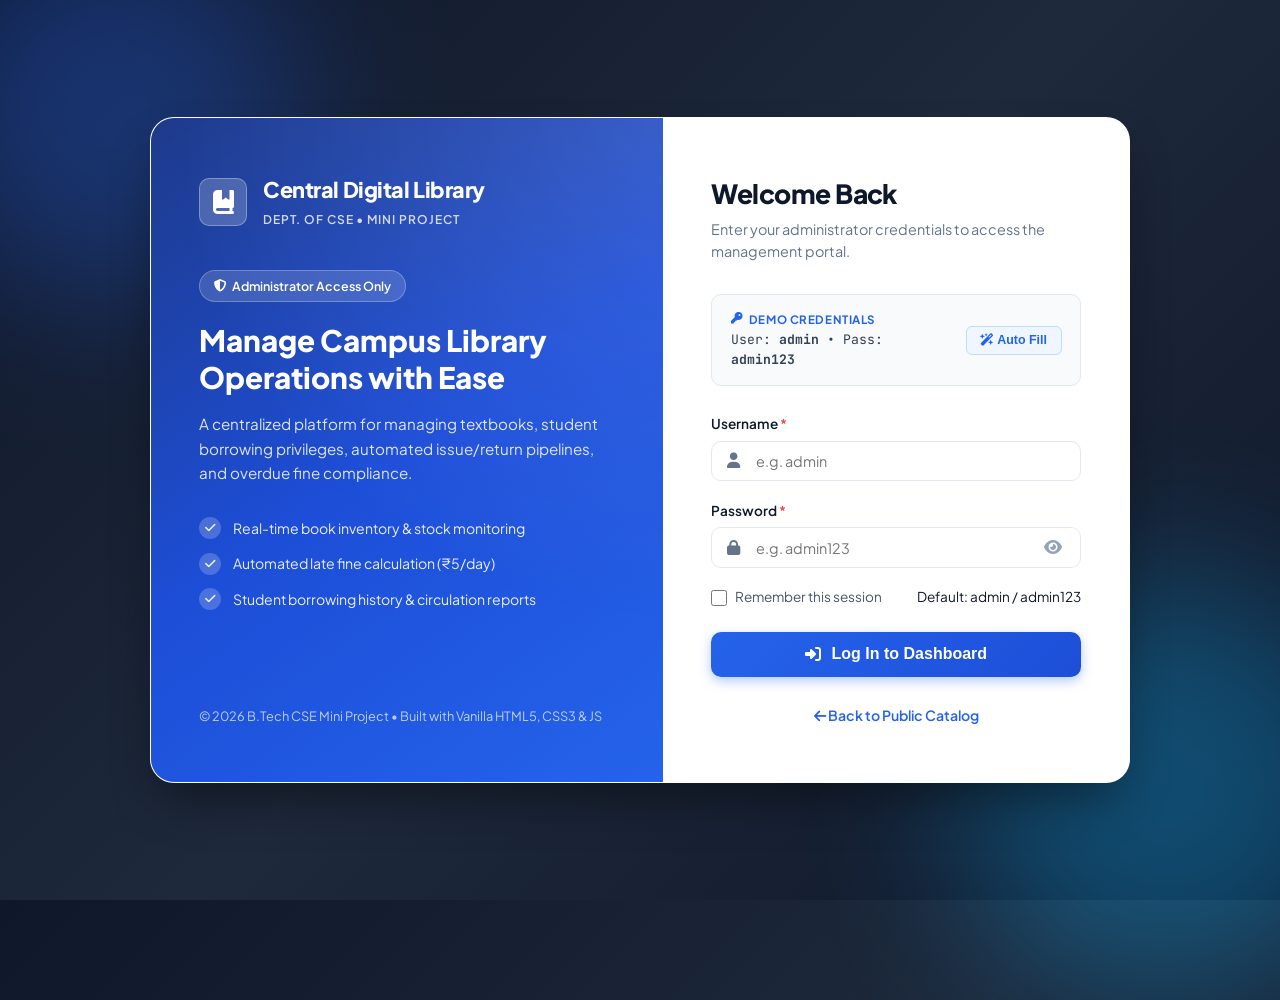
<file: library mangament/login.html>
<!DOCTYPE html>
<html lang="en">
<head>
    <meta charset="UTF-8">
    <meta name="viewport" content="width=device-width, initial-scale=1.0">
    <title>Admin Portal Login | Library Management System</title>

    <!-- Google Fonts -->
    <link rel="preconnect" href="https://fonts.googleapis.com">
    <link rel="preconnect" href="https://fonts.gstatic.com" crossorigin>
    <link href="https://fonts.googleapis.com/css2?family=Plus+Jakarta+Sans:wght@300;400;500;600;700;800&family=JetBrains+Mono:wght@400;500;600&display=swap" rel="stylesheet">

    <!-- Font Awesome Icons -->
    <link rel="stylesheet" href="https://cdnjs.cloudflare.com/ajax/libs/font-awesome/6.5.1/css/all.min.css">

    <!-- Stylesheets -->
    <link rel="stylesheet" href="css/style.css">
    <link rel="stylesheet" href="css/login.css">
    <link rel="stylesheet" href="css/responsive.css">
</head>
<body class="login-page-body">

    <!-- Ambient glowing backdrop shapes -->
    <div class="login-bg-shape shape-1"></div>
    <div class="login-bg-shape shape-2"></div>
    <div class="login-bg-shape shape-3"></div>

    <!-- Toast Notification Container -->
    <div class="toast-container" id="toast-container"></div>

    <!-- Centered Card Container -->
    <div class="login-card-container">
        
        <!-- Left Showcase Panel -->
        <div class="login-showcase-panel">
            <div>
                <div class="showcase-brand">
                    <div class="brand-logo-circle">
                        <i class="fa-solid fa-book-bookmark"></i>
                    </div>
                    <div>
                        <h3>Central Digital Library</h3>
                        <span>Dept. of CSE &bull; Mini Project</span>
                    </div>
                </div>

                <div class="showcase-hero">
                    <div class="project-tag">
                        <i class="fa-solid fa-shield-halved"></i> Administrator Access Only
                    </div>
                    <h2>Manage Campus Library Operations with Ease</h2>
                    <p>
                        A centralized platform for managing textbooks, student borrowing privileges, 
                        automated issue/return pipelines, and overdue fine compliance.
                    </p>

                    <div class="features-list">
                        <div class="feature-item">
                            <i class="fa-solid fa-check"></i> Real-time book inventory & stock monitoring
                        </div>
                        <div class="feature-item">
                            <i class="fa-solid fa-check"></i> Automated late fine calculation (₹5/day)
                        </div>
                        <div class="feature-item">
                            <i class="fa-solid fa-check"></i> Student borrowing history & circulation reports
                        </div>
                    </div>
                </div>
            </div>

            <div class="showcase-footer">
                &copy; 2026 B.Tech CSE Mini Project &bull; Built with Vanilla HTML5, CSS3 & JS
            </div>
        </div>

        <!-- Right Login Form Panel -->
        <div class="login-form-panel">
            <div class="form-header">
                <h2>Welcome Back</h2>
                <p>Enter your administrator credentials to access the management portal.</p>
            </div>

            <!-- Demo Credentials Helper Pill -->
            <div class="demo-credentials-card">
                <div class="demo-credentials-info">
                    <span class="demo-badge-header">
                        <i class="fa-solid fa-key"></i> Demo Credentials
                    </span>
                    <span class="demo-credentials-text">
                        User: <strong>admin</strong> &bull; Pass: <strong>admin123</strong>
                    </span>
                </div>
                <button type="button" class="btn-autofill-demo" id="btn-autofill">
                    <i class="fa-solid fa-wand-magic-sparkles me-1"></i> Auto Fill
                </button>
            </div>

            <!-- Login Form -->
            <form id="admin-login-form">
                <!-- Username Input -->
                <div class="form-group">
                    <label class="form-label" for="login-username">
                        Username <span class="required">*</span>
                    </label>
                    <div class="search-input-wrapper">
                        <i class="fa-solid fa-user"></i>
                        <input type="text" id="login-username" class="form-control" style="padding-left: 2.75rem;" placeholder="e.g. admin" required autocomplete="username">
                    </div>
                </div>

                <!-- Password Input with Show/Hide Toggle -->
                <div class="form-group">
                    <label class="form-label" for="login-password">
                        Password <span class="required">*</span>
                    </label>
                    <div class="password-input-group">
                        <div class="search-input-wrapper" style="width: 100%;">
                            <i class="fa-solid fa-lock"></i>
                            <input type="password" id="login-password" class="form-control" style="padding-left: 2.75rem;" placeholder="e.g. admin123" required autocomplete="current-password">
                        </div>
                        <button type="button" class="btn-toggle-password" id="btn-toggle-pass" title="Toggle password visibility">
                            <i class="fa-solid fa-eye" id="toggle-pass-icon"></i>
                        </button>
                    </div>
                </div>

                <!-- Remember Me & Forgot Help -->
                <div class="form-options-row">
                    <label class="remember-checkbox-label">
                        <input type="checkbox" id="login-remember"> Remember this session
                    </label>
                    <span class="text-muted small">Default: admin / admin123</span>
                </div>

                <!-- Submit Button -->
                <button type="submit" class="btn-login-submit" id="btn-login-submit">
                    <i class="fa-solid fa-right-to-bracket"></i>
                    <span>Log In to Dashboard</span>
                </button>
            </form>

            <div class="login-form-footer">
                <a href="index.html">
                    <i class="fa-solid fa-arrow-left me-1"></i> Back to Public Catalog
                </a>
            </div>
        </div>

    </div>

    <!-- Scripts -->
    <script src="js/storage.js"></script>
    <script src="js/auth.js"></script>
    <script>
        document.addEventListener('DOMContentLoaded', () => {
            // If already logged in, redirect straight to dashboard
            LMSAuth.redirectIfLoggedIn('dashboard.html');

            const loginForm = document.getElementById('admin-login-form');
            const usernameInput = document.getElementById('login-username');
            const passwordInput = document.getElementById('login-password');
            const rememberCheckbox = document.getElementById('login-remember');
            const btnAutoFill = document.getElementById('btn-autofill');
            const btnTogglePass = document.getElementById('btn-toggle-pass');
            const togglePassIcon = document.getElementById('toggle-pass-icon');
            const submitBtn = document.getElementById('btn-login-submit');

            // Auto-fill demo credentials
            if (btnAutoFill) {
                btnAutoFill.addEventListener('click', () => {
                    usernameInput.value = 'admin';
                    passwordInput.value = 'admin123';
                    showToast('Demo credentials filled: admin / admin123', 'info');
                });
            }

            // Show/Hide password toggle
            if (btnTogglePass) {
                btnTogglePass.addEventListener('click', () => {
                    const isPass = passwordInput.type === 'password';
                    passwordInput.type = isPass ? 'text' : 'password';
                    togglePassIcon.className = isPass ? 'fa-solid fa-eye-slash' : 'fa-solid fa-eye';
                });
            }

            // Form Submit handler
            if (loginForm) {
                loginForm.addEventListener('submit', (e) => {
                    e.preventDefault();

                    const user = usernameInput.value;
                    const pass = passwordInput.value;
                    const remember = rememberCheckbox.checked;

                    // Button loading state
                    submitBtn.disabled = true;
                    submitBtn.innerHTML = '<i class="fa-solid fa-circle-notch fa-spin"></i> Authenticating...';

                    setTimeout(() => {
                        const result = LMSAuth.login(user, pass, remember);

                        if (result.success) {
                            showToast(result.message, 'success');
                            setTimeout(() => {
                                window.location.href = 'dashboard.html';
                            }, 700);
                        } else {
                            showToast(result.message, 'error');
                            submitBtn.disabled = false;
                            submitBtn.innerHTML = '<i class="fa-solid fa-right-to-bracket"></i> <span>Log In to Dashboard</span>';
                        }
                    }, 500);
                });
            }
        });

        // Simple Toast function for login page
        function showToast(message, type = 'info') {
            const container = document.getElementById('toast-container');
            if (!container) return;

            const toast = document.createElement('div');
            toast.className = `custom-toast toast-${type}`;

            let icon = 'fa-info-circle';
            if (type === 'success') icon = 'fa-circle-check';
            if (type === 'error') icon = 'fa-circle-xmark';

            toast.innerHTML = `
                <div class="toast-content d-flex align-items-center">
                    <i class="fa-solid ${icon} toast-icon me-2"></i>
                    <span>${message}</span>
                </div>
                <button type="button" class="toast-close" onclick="this.parentElement.remove()">&times;</button>
            `;

            container.appendChild(toast);

            setTimeout(() => {
                toast.classList.add('fade-out');
                setTimeout(() => toast.remove(), 300);
            }, 3500);
        }
    </script>
</body>
</html>
</file>
<file: library mangament/css/style.css>
/**
 * Library Management System - Main Stylesheet
 * Premium modern design with blue/white/light-gray palette,
 * CSS variables, dark mode support, and animations.
 */

@import url('https://fonts.googleapis.com/css2?family=Plus+Jakarta+Sans:wght@300;400;500;600;700;800&family=JetBrains+Mono:wght@400;500;600&display=swap');

:root {
    /* Color Palette - Professional Blue / Slate */
    --primary: #2563eb;
    --primary-hover: #1d4ed8;
    --primary-active: #1e40af;
    --primary-light: #eff6ff;
    --primary-rgb: 37, 99, 235;

    --secondary: #64748b;
    --secondary-hover: #475569;
    --secondary-light: #f1f5f9;

    --accent: #0ea5e9;
    --success: #10b981;
    --success-light: #ecfdf5;
    --warning: #f59e0b;
    --warning-light: #fffbeb;
    --danger: #ef4444;
    --danger-light: #fef2f2;
    --info: #3b82f6;
    --info-light: #eff6ff;

    /* Backgrounds & Surfaces (Light Mode) */
    --bg-body: #f8fafc;
    --bg-card: #ffffff;
    --bg-card-hover: #fcfdfe;
    --bg-sidebar: #0f172a;
    --bg-sidebar-hover: #1e293b;
    --bg-sidebar-active: #2563eb;
    --bg-input: #ffffff;
    --bg-table-header: #f8fafc;
    --bg-table-hover: #f1f5f9;

    /* Text Colors */
    --text-primary: #0f172a;
    --text-secondary: #475569;
    --text-muted: #64748b;
    --text-light: #f8fafc;
    --text-sidebar: #94a3b8;
    --text-sidebar-active: #ffffff;

    /* Borders & Shadows */
    --border-color: #e2e8f0;
    --border-color-light: #f1f5f9;
    --shadow-sm: 0 1px 2px 0 rgba(0, 0, 0, 0.05);
    --shadow-md: 0 4px 6px -1px rgba(0, 0, 0, 0.08), 0 2px 4px -2px rgba(0, 0, 0, 0.05);
    --shadow-lg: 0 10px 15px -3px rgba(0, 0, 0, 0.08), 0 4px 6px -4px rgba(0, 0, 0, 0.04);
    --shadow-xl: 0 20px 25px -5px rgba(0, 0, 0, 0.1), 0 8px 10px -6px rgba(0, 0, 0, 0.05);

    /* Dimensions & Layout */
    --sidebar-width: 260px;
    --header-height: 70px;
    --radius-sm: 6px;
    --radius-md: 10px;
    --radius-lg: 16px;
    --radius-xl: 24px;
    --transition: all 0.25s cubic-bezier(0.4, 0, 0.2, 1);

    --font-sans: 'Plus Jakarta Sans', system-ui, -apple-system, sans-serif;
    --font-mono: 'JetBrains Mono', monospace;
}

/* Dark Mode Theme */
[data-theme="dark"] {
    --primary: #3b82f6;
    --primary-hover: #60a5fa;
    --primary-light: rgba(59, 130, 246, 0.15);

    --secondary: #94a3b8;
    --secondary-hover: #cbd5e1;
    --secondary-light: #1e293b;

    --bg-body: #0b1120;
    --bg-card: #131c2e;
    --bg-card-hover: #19253d;
    --bg-sidebar: #060b14;
    --bg-sidebar-hover: #111a2e;
    --bg-input: #17223b;
    --bg-table-header: #101827;
    --bg-table-hover: #1a253c;

    --text-primary: #f8fafc;
    --text-secondary: #cbd5e1;
    --text-muted: #94a3b8;
    --text-sidebar: #64748b;

    --border-color: #1e293b;
    --border-color-light: #131e33;

    --shadow-sm: 0 1px 2px 0 rgba(0, 0, 0, 0.4);
    --shadow-md: 0 4px 6px -1px rgba(0, 0, 0, 0.4);
    --shadow-lg: 0 10px 15px -3px rgba(0, 0, 0, 0.5);
}

/* Reset and Base Styles */
*, *::before, *::after {
    box-sizing: border-box;
    margin: 0;
    padding: 0;
}

body {
    font-family: var(--font-sans);
    background-color: var(--bg-body);
    color: var(--text-primary);
    line-height: 1.5;
    -webkit-font-smoothing: antialiased;
    overflow-x: hidden;
    transition: background-color var(--transition), color var(--transition);
}

a {
    color: var(--primary);
    text-decoration: none;
    transition: var(--transition);
}
a:hover {
    color: var(--primary-hover);
}

/* Scrollbar Styling */
::-webkit-scrollbar {
    width: 7px;
    height: 7px;
}
::-webkit-scrollbar-track {
    background: transparent;
}
::-webkit-scrollbar-thumb {
    background: #cbd5e1;
    border-radius: 10px;
}
[data-theme="dark"] ::-webkit-scrollbar-thumb {
    background: #334155;
}

/* App Layout Grid */
.app-container {
    display: flex;
    min-height: 100vh;
    width: 100%;
}

/* ==========================================
   SIDEBAR NAVIGATION
   ========================================== */
.sidebar {
    width: var(--sidebar-width);
    background-color: var(--bg-sidebar);
    color: var(--text-sidebar);
    display: flex;
    flex-direction: column;
    position: fixed;
    top: 0;
    left: 0;
    bottom: 0;
    z-index: 1040;
    transition: var(--transition);
    border-right: 1px solid rgba(255, 255, 255, 0.05);
}

.sidebar-brand {
    height: var(--header-height);
    display: flex;
    align-items: center;
    padding: 0 1.5rem;
    gap: 0.85rem;
    border-bottom: 1px solid rgba(255, 255, 255, 0.08);
}

.brand-icon {
    width: 40px;
    height: 40px;
    background: linear-gradient(135deg, var(--primary), #60a5fa);
    border-radius: var(--radius-md);
    display: flex;
    align-items: center;
    justify-content: center;
    color: #ffffff;
    font-size: 1.25rem;
    box-shadow: 0 4px 10px rgba(37, 99, 235, 0.35);
}

.brand-text h4 {
    color: #ffffff;
    font-size: 1.1rem;
    font-weight: 700;
    line-height: 1.2;
    letter-spacing: -0.02em;
}

.brand-text span {
    font-size: 0.72rem;
    color: #94a3b8;
    text-transform: uppercase;
    letter-spacing: 0.06em;
    font-weight: 600;
}

.sidebar-menu-wrapper {
    flex: 1;
    padding: 1.25rem 0.85rem;
    overflow-y: auto;
}

.sidebar-category-label {
    font-size: 0.68rem;
    font-weight: 700;
    text-transform: uppercase;
    letter-spacing: 0.08em;
    color: #64748b;
    padding: 0.5rem 0.85rem;
    margin-top: 0.75rem;
}

.sidebar-nav {
    list-style: none;
    display: flex;
    flex-direction: column;
    gap: 0.35rem;
}

.sidebar-nav .nav-link {
    display: flex;
    align-items: center;
    gap: 0.85rem;
    padding: 0.75rem 1rem;
    color: var(--text-sidebar);
    border-radius: var(--radius-md);
    font-size: 0.92rem;
    font-weight: 500;
    cursor: pointer;
    position: relative;
    transition: var(--transition);
}

.sidebar-nav .nav-link i {
    font-size: 1.1rem;
    width: 22px;
    text-align: center;
    color: #94a3b8;
    transition: var(--transition);
}

.sidebar-nav .nav-link:hover {
    color: #ffffff;
    background-color: var(--bg-sidebar-hover);
}

.sidebar-nav .nav-link:hover i {
    color: #60a5fa;
    transform: translateX(2px);
}

.sidebar-nav .nav-link.active {
    color: #ffffff;
    background: linear-gradient(90deg, var(--primary) 0%, #1d4ed8 100%);
    box-shadow: 0 4px 12px rgba(37, 99, 235, 0.3);
    font-weight: 600;
}

.sidebar-nav .nav-link.active i {
    color: #ffffff;
}

.sidebar-nav .nav-link .badge-indicator {
    margin-left: auto;
    background: rgba(255, 255, 255, 0.15);
    font-size: 0.7rem;
    padding: 0.2rem 0.5rem;
    border-radius: 9999px;
    color: #ffffff;
}

.sidebar-footer {
    padding: 1.25rem 1rem;
    border-top: 1px solid rgba(255, 255, 255, 0.08);
}

.sidebar-user-pill {
    display: flex;
    align-items: center;
    gap: 0.75rem;
    padding: 0.5rem;
    border-radius: var(--radius-md);
    background: rgba(255, 255, 255, 0.03);
}

.sidebar-overlay {
    display: none;
    position: fixed;
    top: 0;
    left: 0;
    right: 0;
    bottom: 0;
    background: rgba(0, 0, 0, 0.5);
    backdrop-filter: blur(2px);
    z-index: 1030;
}

/* ==========================================
   MAIN CONTENT AREA & TOP HEADER
   ========================================== */
.main-wrapper {
    flex: 1;
    margin-left: var(--sidebar-width);
    min-height: 100vh;
    display: flex;
    flex-direction: column;
    transition: var(--transition);
}

.top-header {
    height: var(--header-height);
    background-color: var(--bg-card);
    border-bottom: 1px solid var(--border-color);
    display: flex;
    align-items: center;
    justify-content: space-between;
    padding: 0 2rem;
    position: sticky;
    top: 0;
    z-index: 1020;
    box-shadow: var(--shadow-sm);
    transition: background-color var(--transition), border-color var(--transition);
}

.header-left {
    display: flex;
    align-items: center;
    gap: 1.25rem;
}

.btn-sidebar-toggle {
    display: none;
    background: none;
    border: none;
    font-size: 1.25rem;
    color: var(--text-secondary);
    cursor: pointer;
    padding: 0.4rem;
    border-radius: var(--radius-sm);
}
.btn-sidebar-toggle:hover {
    background-color: var(--secondary-light);
}

.breadcrumb-area h3 {
    font-size: 1.2rem;
    font-weight: 700;
    color: var(--text-primary);
    margin: 0;
}

/* Global Search Bar */
.global-search-container {
    position: relative;
    width: 380px;
}

.search-input-wrapper {
    position: relative;
    display: flex;
    align-items: center;
}

.search-input-wrapper i {
    position: absolute;
    left: 1rem;
    color: var(--text-muted);
    font-size: 0.95rem;
    pointer-events: none;
}

.global-search-input {
    width: 100%;
    padding: 0.65rem 1rem 0.65rem 2.6rem;
    font-size: 0.88rem;
    border-radius: 9999px;
    border: 1px solid var(--border-color);
    background-color: var(--bg-body);
    color: var(--text-primary);
    transition: var(--transition);
    outline: none;
}

.global-search-input:focus {
    border-color: var(--primary);
    background-color: var(--bg-card);
    box-shadow: 0 0 0 3px rgba(37, 99, 235, 0.15);
}

.search-results-dropdown {
    position: absolute;
    top: calc(100% + 8px);
    left: 0;
    right: 0;
    background-color: var(--bg-card);
    border: 1px solid var(--border-color);
    border-radius: var(--radius-md);
    box-shadow: var(--shadow-xl);
    max-height: 380px;
    overflow-y: auto;
    z-index: 1050;
    display: none;
}

.search-results-dropdown.show {
    display: block;
    animation: dropdownFade 0.2s ease-out;
}

@keyframes dropdownFade {
    from { opacity: 0; transform: translateY(-6px); }
    to { opacity: 1; transform: translateY(0); }
}

.search-category-header {
    padding: 0.6rem 1rem 0.3rem;
    font-size: 0.72rem;
    font-weight: 700;
    text-transform: uppercase;
    color: var(--text-muted);
    background: var(--bg-body);
    border-bottom: 1px solid var(--border-color);
}

.search-result-item {
    padding: 0.65rem 1rem;
    border-bottom: 1px solid var(--border-color-light);
    cursor: pointer;
    transition: var(--transition);
}

.search-result-item:hover {
    background-color: var(--secondary-light);
}

/* Header Right Actions */
.header-right {
    display: flex;
    align-items: center;
    gap: 1rem;
}

.header-icon-btn {
    width: 40px;
    height: 40px;
    border-radius: 50%;
    background: transparent;
    border: 1px solid var(--border-color);
    color: var(--text-secondary);
    display: flex;
    align-items: center;
    justify-content: center;
    cursor: pointer;
    transition: var(--transition);
    position: relative;
}

.header-icon-btn:hover {
    background-color: var(--secondary-light);
    color: var(--primary);
}

.admin-profile-pill {
    display: flex;
    align-items: center;
    gap: 0.75rem;
    padding: 0.35rem 0.85rem 0.35rem 0.5rem;
    border-radius: 9999px;
    background: var(--bg-body);
    border: 1px solid var(--border-color);
    cursor: pointer;
    transition: var(--transition);
}

.admin-profile-pill:hover {
    border-color: var(--primary);
}

.admin-avatar {
    width: 34px;
    height: 34px;
    border-radius: 50%;
    background: linear-gradient(135deg, var(--primary), #818cf8);
    color: #ffffff;
    display: flex;
    align-items: center;
    justify-content: center;
    font-weight: 700;
    font-size: 0.9rem;
}

.admin-meta {
    text-align: left;
    line-height: 1.2;
}

.admin-meta .admin-name {
    display: block;
    font-size: 0.85rem;
    font-weight: 600;
    color: var(--text-primary);
}

.admin-meta .admin-role {
    font-size: 0.72rem;
    color: var(--text-muted);
}

/* ==========================================
   VIEW CONTAINERS & SPA SECTIONS
   ========================================== */
.content-body {
    flex: 1;
    padding: 2rem;
}

.view-section {
    display: none;
    animation: fadeInView 0.3s cubic-bezier(0.4, 0, 0.2, 1);
}

.view-section.active {
    display: block;
}

@keyframes fadeInView {
    from { opacity: 0; transform: translateY(8px); }
    to { opacity: 1; transform: translateY(0); }
}

.view-header {
    display: flex;
    align-items: center;
    justify-content: space-between;
    margin-bottom: 1.75rem;
    flex-wrap: wrap;
    gap: 1rem;
}

.view-header h2 {
    font-size: 1.6rem;
    font-weight: 800;
    color: var(--text-primary);
    letter-spacing: -0.02em;
}

.view-header p {
    color: var(--text-muted);
    font-size: 0.9rem;
    margin-top: 0.2rem;
}

/* ==========================================
   STATISTIC CARDS (DASHBOARD)
   ========================================== */
.stats-grid {
    display: grid;
    grid-template-columns: repeat(auto-fit, minmax(240px, 1fr));
    gap: 1.5rem;
    margin-bottom: 2rem;
}

.stat-card {
    background-color: var(--bg-card);
    border-radius: var(--radius-lg);
    border: 1px solid var(--border-color);
    padding: 1.5rem;
    box-shadow: var(--shadow-sm);
    position: relative;
    overflow: hidden;
    transition: var(--transition);
}

.stat-card:hover {
    transform: translateY(-4px);
    box-shadow: var(--shadow-lg);
    border-color: rgba(37, 99, 235, 0.3);
}

.stat-card::before {
    content: '';
    position: absolute;
    top: 0;
    left: 0;
    right: 0;
    height: 4px;
    background: var(--card-accent, var(--primary));
}

.stat-card.card-primary { --card-accent: #2563eb; }
.stat-card.card-success { --card-accent: #10b981; }
.stat-card.card-warning { --card-accent: #f59e0b; }
.stat-card.card-purple  { --card-accent: #8b5cf6; }

.stat-card-header {
    display: flex;
    align-items: center;
    justify-content: space-between;
    margin-bottom: 1rem;
}

.stat-card-title {
    font-size: 0.85rem;
    font-weight: 600;
    text-transform: uppercase;
    letter-spacing: 0.05em;
    color: var(--text-muted);
}

.stat-icon-wrapper {
    width: 46px;
    height: 46px;
    border-radius: var(--radius-md);
    display: flex;
    align-items: center;
    justify-content: center;
    font-size: 1.3rem;
}

.card-primary .stat-icon-wrapper { background: rgba(37, 99, 235, 0.1); color: #2563eb; }
.card-success .stat-icon-wrapper { background: rgba(16, 185, 129, 0.1); color: #10b981; }
.card-warning .stat-icon-wrapper { background: rgba(245, 158, 11, 0.1); color: #f59e0b; }
.card-purple  .stat-icon-wrapper { background: rgba(139, 92, 246, 0.1); color: #8b5cf6; }

.stat-card-value {
    font-size: 2.2rem;
    font-weight: 800;
    color: var(--text-primary);
    line-height: 1.1;
    margin-bottom: 0.75rem;
    font-family: var(--font-sans);
}

.stat-progress-bar {
    height: 6px;
    border-radius: 9999px;
    background-color: var(--border-color-light);
    overflow: hidden;
    margin-bottom: 0.5rem;
}

.stat-progress-fill {
    height: 100%;
    background: var(--card-accent, var(--primary));
    border-radius: 9999px;
    transition: width 0.6s ease;
}

.stat-card-footer {
    display: flex;
    align-items: center;
    justify-content: space-between;
    font-size: 0.78rem;
    color: var(--text-muted);
}

/* Quick Action Buttons Grid */
.quick-actions-bar {
    display: flex;
    gap: 1rem;
    margin-bottom: 2rem;
    flex-wrap: wrap;
}

.btn-quick-action {
    flex: 1;
    min-width: 180px;
    padding: 1rem 1.25rem;
    background-color: var(--bg-card);
    border: 1px solid var(--border-color);
    border-radius: var(--radius-md);
    display: flex;
    align-items: center;
    gap: 1rem;
    color: var(--text-primary);
    font-weight: 600;
    cursor: pointer;
    box-shadow: var(--shadow-sm);
    transition: var(--transition);
}

.btn-quick-action:hover {
    transform: translateY(-2px);
    box-shadow: var(--shadow-md);
    border-color: var(--primary);
    color: var(--primary);
}

.quick-action-icon {
    width: 42px;
    height: 42px;
    border-radius: var(--radius-sm);
    display: flex;
    align-items: center;
    justify-content: center;
    font-size: 1.15rem;
}

/* ==========================================
   CARDS, PANELS & CONTAINERS
   ========================================== */
.card-panel {
    background-color: var(--bg-card);
    border-radius: var(--radius-lg);
    border: 1px solid var(--border-color);
    box-shadow: var(--shadow-sm);
    margin-bottom: 1.75rem;
    overflow: hidden;
    transition: background-color var(--transition), border-color var(--transition);
}

.panel-header {
    padding: 1.25rem 1.5rem;
    border-bottom: 1px solid var(--border-color);
    display: flex;
    align-items: center;
    justify-content: space-between;
    flex-wrap: wrap;
    gap: 1rem;
}

.panel-title {
    font-size: 1.05rem;
    font-weight: 700;
    color: var(--text-primary);
    display: flex;
    align-items: center;
    gap: 0.5rem;
    margin: 0;
}

.panel-body {
    padding: 1.5rem;
}

/* Filter / Search Toolbars */
.filter-toolbar {
    display: flex;
    align-items: center;
    justify-content: space-between;
    gap: 1rem;
    margin-bottom: 1.25rem;
    flex-wrap: wrap;
}

.filter-group {
    display: flex;
    align-items: center;
    gap: 0.75rem;
    flex-wrap: wrap;
}

.search-box-filter {
    position: relative;
    min-width: 260px;
}

.search-box-filter i {
    position: absolute;
    left: 0.85rem;
    top: 50%;
    transform: translateY(-50%);
    color: var(--text-muted);
    font-size: 0.88rem;
}

.search-box-filter input {
    width: 100%;
    padding: 0.55rem 0.85rem 0.55rem 2.4rem;
    border-radius: var(--radius-md);
    border: 1px solid var(--border-color);
    background-color: var(--bg-input);
    color: var(--text-primary);
    font-size: 0.88rem;
    outline: none;
    transition: var(--transition);
}

.search-box-filter input:focus {
    border-color: var(--primary);
    box-shadow: 0 0 0 3px rgba(37, 99, 235, 0.15);
}

/* Select Form Controls */
.custom-select {
    padding: 0.55rem 2rem 0.55rem 0.85rem;
    border-radius: var(--radius-md);
    border: 1px solid var(--border-color);
    background-color: var(--bg-input);
    color: var(--text-primary);
    font-size: 0.88rem;
    font-weight: 500;
    outline: none;
    cursor: pointer;
    transition: var(--transition);
}

.custom-select:focus {
    border-color: var(--primary);
    box-shadow: 0 0 0 3px rgba(37, 99, 235, 0.15);
}

/* ==========================================
   MODERN DATA TABLES
   ========================================== */
.table-responsive {
    width: 100%;
    overflow-x: auto;
    border-radius: var(--radius-md);
}

.modern-table {
    width: 100%;
    border-collapse: separate;
    border-spacing: 0;
    text-align: left;
    font-size: 0.9rem;
}

.modern-table thead th {
    background-color: var(--bg-table-header);
    color: var(--text-secondary);
    font-weight: 700;
    font-size: 0.78rem;
    text-transform: uppercase;
    letter-spacing: 0.05em;
    padding: 0.85rem 1rem;
    border-bottom: 1px solid var(--border-color);
    white-space: nowrap;
}

.modern-table tbody tr {
    transition: var(--transition);
}

.modern-table tbody tr:hover {
    background-color: var(--bg-table-hover);
}

.modern-table tbody td {
    padding: 0.95rem 1rem;
    border-bottom: 1px solid var(--border-color-light);
    color: var(--text-primary);
    vertical-align: middle;
}

/* Table Cells Formatting */
.badge-code {
    font-family: var(--font-mono);
    font-size: 0.8rem;
    font-weight: 600;
    padding: 0.2rem 0.55rem;
    border-radius: var(--radius-sm);
    background: var(--secondary-light);
    color: var(--primary);
    border: 1px solid rgba(37, 99, 235, 0.15);
}

.book-title-cell {
    display: flex;
    flex-direction: column;
}

.book-title-text {
    color: var(--text-primary);
    font-weight: 600;
}

.book-isbn {
    font-size: 0.78rem;
    color: var(--text-muted);
    font-family: var(--font-mono);
}

.tag-category {
    display: inline-block;
    padding: 0.2rem 0.65rem;
    border-radius: 9999px;
    font-size: 0.75rem;
    font-weight: 600;
    background-color: rgba(14, 165, 233, 0.1);
    color: #0284c7;
}

.tag-department {
    display: inline-block;
    padding: 0.2rem 0.65rem;
    border-radius: 9999px;
    font-size: 0.75rem;
    font-weight: 600;
    background-color: rgba(99, 102, 241, 0.1);
    color: #4f46e5;
}

.badge-year {
    font-size: 0.78rem;
    font-weight: 600;
    color: var(--text-secondary);
}

.copies-badge {
    font-weight: 700;
    font-size: 0.95rem;
    color: var(--text-primary);
}

/* Status Badges */
.status-badge {
    display: inline-flex;
    align-items: center;
    gap: 0.35rem;
    padding: 0.3rem 0.75rem;
    border-radius: 9999px;
    font-size: 0.75rem;
    font-weight: 600;
    white-space: nowrap;
}

.badge-success {
    background-color: rgba(16, 185, 129, 0.12);
    color: #059669;
}
.badge-warning {
    background-color: rgba(245, 158, 11, 0.12);
    color: #d97706;
}
.badge-danger {
    background-color: rgba(239, 68, 68, 0.12);
    color: #dc2626;
}
.badge-info {
    background-color: rgba(59, 130, 246, 0.12);
    color: #2563eb;
}
.badge-secondary {
    background-color: var(--secondary-light);
    color: var(--text-muted);
}

/* User Profile Cell in Tables */
.user-profile-cell {
    display: flex;
    align-items: center;
    gap: 0.75rem;
}

.user-avatar-initials {
    width: 34px;
    height: 34px;
    border-radius: 50%;
    background: linear-gradient(135deg, #3b82f6, #1d4ed8);
    color: #ffffff;
    display: flex;
    align-items: center;
    justify-content: center;
    font-weight: 700;
    font-size: 0.8rem;
    flex-shrink: 0;
}

/* Table Action Buttons */
.table-actions {
    display: flex;
    align-items: center;
    justify-content: flex-end;
    gap: 0.4rem;
}

.btn-action {
    width: 32px;
    height: 32px;
    border-radius: var(--radius-sm);
    border: 1px solid var(--border-color);
    background-color: var(--bg-card);
    color: var(--text-secondary);
    display: inline-flex;
    align-items: center;
    justify-content: center;
    font-size: 0.85rem;
    cursor: pointer;
    transition: var(--transition);
}

.btn-action:hover {
    transform: translateY(-2px);
    box-shadow: var(--shadow-sm);
}

.btn-action.btn-view:hover {
    border-color: var(--accent);
    color: var(--accent);
    background-color: rgba(14, 165, 233, 0.08);
}
.btn-action.btn-edit:hover {
    border-color: var(--warning);
    color: var(--warning);
    background-color: rgba(245, 158, 11, 0.08);
}
.btn-action.btn-delete:hover {
    border-color: var(--danger);
    color: var(--danger);
    background-color: rgba(239, 68, 68, 0.08);
}

/* Empty State Box */
.empty-state-box {
    text-align: center;
    padding: 3.5rem 1.5rem;
    color: var(--text-muted);
}

.empty-state-box i {
    font-size: 3rem;
    color: #cbd5e1;
    margin-bottom: 1rem;
}

.empty-state-box h5 {
    font-weight: 700;
    color: var(--text-primary);
    margin-bottom: 0.35rem;
}

/* ==========================================
   BUTTONS & FORMS
   ========================================== */
.btn {
    display: inline-flex;
    align-items: center;
    justify-content: center;
    gap: 0.5rem;
    padding: 0.6rem 1.25rem;
    border-radius: var(--radius-md);
    font-size: 0.88rem;
    font-weight: 600;
    cursor: pointer;
    border: 1px solid transparent;
    transition: var(--transition);
    outline: none;
    font-family: var(--font-sans);
}

.btn-primary {
    background-color: var(--primary);
    color: #ffffff;
    box-shadow: 0 2px 4px rgba(37, 99, 235, 0.2);
}
.btn-primary:hover {
    background-color: var(--primary-hover);
    color: #ffffff;
    box-shadow: 0 4px 8px rgba(37, 99, 235, 0.3);
}

.btn-secondary {
    background-color: var(--secondary-light);
    color: var(--text-secondary);
    border-color: var(--border-color);
}
.btn-secondary:hover {
    background-color: #e2e8f0;
    color: var(--text-primary);
}

.btn-success {
    background-color: var(--success);
    color: #ffffff;
}
.btn-success:hover {
    background-color: #059669;
}

.btn-danger {
    background-color: var(--danger);
    color: #ffffff;
}
.btn-danger:hover {
    background-color: #dc2626;
}

.btn-sm {
    padding: 0.35rem 0.75rem;
    font-size: 0.8rem;
    border-radius: var(--radius-sm);
}

/* Form Groups & Inputs */
.form-group {
    margin-bottom: 1.2rem;
}

.form-label {
    display: block;
    font-size: 0.85rem;
    font-weight: 600;
    color: var(--text-primary);
    margin-bottom: 0.4rem;
}

.form-label .required {
    color: var(--danger);
}

.form-control {
    width: 100%;
    padding: 0.65rem 0.95rem;
    font-size: 0.9rem;
    border-radius: var(--radius-md);
    border: 1px solid var(--border-color);
    background-color: var(--bg-input);
    color: var(--text-primary);
    outline: none;
    transition: var(--transition);
    font-family: var(--font-sans);
}

.form-control:focus {
    border-color: var(--primary);
    box-shadow: 0 0 0 3px rgba(37, 99, 235, 0.15);
}

.form-control:disabled, .form-control[readonly] {
    background-color: var(--secondary-light);
    cursor: not-allowed;
    opacity: 0.85;
}

/* ==========================================
   MODAL WINDOW ENGINE
   ========================================== */
.custom-modal {
    position: fixed;
    top: 0;
    left: 0;
    right: 0;
    bottom: 0;
    background: rgba(15, 23, 42, 0.65);
    backdrop-filter: blur(4px);
    display: none;
    align-items: center;
    justify-content: center;
    z-index: 1100;
    padding: 1.5rem;
    opacity: 0;
    transition: opacity 0.25s ease;
}

.custom-modal.show {
    display: flex;
    opacity: 1;
}

.modal-dialog {
    background-color: var(--bg-card);
    border-radius: var(--radius-lg);
    border: 1px solid var(--border-color);
    box-shadow: var(--shadow-xl);
    width: 100%;
    max-width: 600px;
    max-height: 90vh;
    display: flex;
    flex-direction: column;
    overflow: hidden;
    transform: translateY(15px) scale(0.98);
    transition: transform 0.25s cubic-bezier(0.4, 0, 0.2, 1);
}

.custom-modal.show .modal-dialog {
    transform: translateY(0) scale(1);
}

.modal-dialog.modal-lg {
    max-width: 800px;
}

.modal-header {
    padding: 1.25rem 1.5rem;
    border-bottom: 1px solid var(--border-color);
    display: flex;
    align-items: center;
    justify-content: space-between;
}

.modal-title {
    font-size: 1.15rem;
    font-weight: 700;
    color: var(--text-primary);
    margin: 0;
}

.modal-close-btn {
    background: none;
    border: none;
    font-size: 1.25rem;
    color: var(--text-muted);
    cursor: pointer;
    width: 32px;
    height: 32px;
    border-radius: var(--radius-sm);
    display: flex;
    align-items: center;
    justify-content: center;
    transition: var(--transition);
}

.modal-close-btn:hover {
    background-color: var(--secondary-light);
    color: var(--text-primary);
}

.modal-body {
    padding: 1.5rem;
    overflow-y: auto;
    flex: 1;
}

.modal-footer {
    padding: 1rem 1.5rem;
    border-top: 1px solid var(--border-color);
    display: flex;
    align-items: center;
    justify-content: flex-end;
    gap: 0.75rem;
    background-color: var(--bg-body);
}

body.modal-open {
    overflow: hidden;
}

/* ==========================================
   TOAST NOTIFICATION ENGINE
   ========================================== */
.toast-container {
    position: fixed;
    top: 1.5rem;
    right: 1.5rem;
    z-index: 1200;
    display: flex;
    flex-direction: column;
    gap: 0.75rem;
    pointer-events: none;
}

.custom-toast {
    pointer-events: auto;
    min-width: 300px;
    max-width: 420px;
    background-color: var(--bg-card);
    border: 1px solid var(--border-color);
    border-left: 4px solid var(--info);
    border-radius: var(--radius-md);
    box-shadow: var(--shadow-lg);
    padding: 0.85rem 1rem;
    display: flex;
    align-items: center;
    justify-content: space-between;
    gap: 0.75rem;
    animation: toastSlideIn 0.3s cubic-bezier(0.4, 0, 0.2, 1);
    transition: var(--transition);
}

.custom-toast.toast-success { border-left-color: var(--success); }
.custom-toast.toast-error   { border-left-color: var(--danger); }
.custom-toast.toast-warning { border-left-color: var(--warning); }
.custom-toast.toast-info    { border-left-color: var(--info); }

.toast-content {
    font-size: 0.88rem;
    color: var(--text-primary);
    font-weight: 500;
}

.toast-icon {
    font-size: 1.1rem;
}
.toast-success .toast-icon { color: var(--success); }
.toast-error   .toast-icon { color: var(--danger); }
.toast-warning .toast-icon { color: var(--warning); }
.toast-info    .toast-icon { color: var(--info); }

.toast-close {
    background: none;
    border: none;
    font-size: 1.2rem;
    color: var(--text-muted);
    cursor: pointer;
    line-height: 1;
}

.custom-toast.fade-out {
    opacity: 0;
    transform: translateX(30px);
}

@keyframes toastSlideIn {
    from { opacity: 0; transform: translateX(40px); }
    to { opacity: 1; transform: translateX(0); }
}

/* ==========================================
   PRINT LAYOUT STYLES (@media print)
   ========================================== */
@media print {
    body {
        background-color: #ffffff !important;
        color: #000000 !important;
    }

    .sidebar,
    .top-header,
    .btn,
    .toast-container,
    .filter-toolbar,
    .quick-actions-bar,
    .btn-action,
    .theme-toggle-btn {
        display: none !important;
    }

    .main-wrapper {
        margin-left: 0 !important;
        width: 100% !important;
    }

    .content-body {
        padding: 0 !important;
    }

    .view-section {
        display: none !important;
    }

    #view-reports {
        display: block !important;
    }

    .card-panel {
        border: none !important;
        box-shadow: none !important;
    }

    .print-header {
        display: block !important;
        text-align: center;
        margin-bottom: 2rem;
        border-bottom: 2px solid #000;
        padding-bottom: 1rem;
    }

    .table {
        width: 100% !important;
        border-collapse: collapse !important;
    }

    .table th, .table td {
        border: 1px solid #ddd !important;
        padding: 8px !important;
    }
}
</file>
<file: library mangament/css/responsive.css>
/**
 * Library Management System - Responsive Stylesheet
 * Handles mobile, tablet, and high-DPI responsive layouts.
 */

/* Medium Devices & Tablets (max-width: 1024px) */
@media (max-width: 1024px) {
    :root {
        --sidebar-width: 240px;
    }

    .stats-grid {
        grid-template-columns: repeat(2, 1fr);
    }

    .global-search-container {
        width: 280px;
    }

    .content-body {
        padding: 1.5rem;
    }

    .login-card-container {
        max-width: 860px;
    }

    .login-showcase-panel,
    .login-form-panel {
        padding: 2.5rem 2rem;
    }
}

/* Small Tablets and Mobile Devices (max-width: 768px) */
@media (max-width: 768px) {
    /* Sidebar becomes off-canvas drawer */
    .sidebar {
        transform: translateX(-100%);
        box-shadow: var(--shadow-xl);
    }

    .sidebar.active {
        transform: translateX(0);
    }

    .sidebar-overlay.active {
        display: block;
    }

    .btn-sidebar-toggle {
        display: inline-flex;
    }

    .main-wrapper {
        margin-left: 0;
        width: 100%;
    }

    .top-header {
        padding: 0 1rem;
    }

    .breadcrumb-area h3 {
        font-size: 1.05rem;
    }

    /* Hide global search bar on header on very narrow screens, or condense */
    .global-search-container {
        display: none; /* Can be opened via dedicated button or kept in desktop */
    }

    .admin-meta {
        display: none;
    }

    .admin-profile-pill {
        padding: 0.25rem;
        background: transparent;
        border: none;
    }

    .stats-grid {
        grid-template-columns: 1fr;
        gap: 1rem;
    }

    .quick-actions-bar {
        flex-direction: column;
    }

    .btn-quick-action {
        width: 100%;
    }

    .filter-toolbar {
        flex-direction: column;
        align-items: stretch;
    }

    .filter-group {
        flex-direction: column;
        width: 100%;
    }

    .search-box-filter {
        width: 100%;
        min-width: 100%;
    }

    .custom-select {
        width: 100%;
    }

    .view-header {
        flex-direction: column;
        align-items: flex-start;
    }

    .view-header .btn {
        width: 100%;
    }

    .content-body {
        padding: 1rem;
    }

    /* Modals Responsive */
    .custom-modal {
        padding: 0.75rem;
    }

    .modal-dialog {
        max-width: 100%;
        max-height: 95vh;
    }

    .modal-header, .modal-body, .modal-footer {
        padding: 1rem;
    }

    /* Login Page Responsive Single Column */
    .login-card-container {
        grid-template-columns: 1fr;
        max-width: 480px;
        margin: 1rem auto;
    }

    .login-showcase-panel {
        padding: 2rem 1.5rem;
        text-align: center;
    }

    .showcase-brand {
        justify-content: center;
        margin-bottom: 1.5rem;
    }

    .showcase-hero p, .features-list {
        display: none;
    }

    .showcase-footer {
        display: none;
    }

    .login-form-panel {
        padding: 2rem 1.5rem;
    }

    .demo-credentials-card {
        flex-direction: column;
        align-items: flex-start;
        gap: 0.75rem;
    }

    .btn-autofill-demo {
        width: 100%;
        text-align: center;
    }

    /* Toast notifications on mobile */
    .toast-container {
        top: 1rem;
        left: 1rem;
        right: 1rem;
    }

    .custom-toast {
        min-width: 100%;
        max-width: 100%;
    }
}

/* Extra Small Mobile (max-width: 480px) */
@media (max-width: 480px) {
    .stat-card-value {
        font-size: 1.8rem;
    }

    .modern-table thead th,
    .modern-table tbody td {
        padding: 0.65rem 0.5rem;
        font-size: 0.82rem;
    }

    .btn-action {
        width: 28px;
        height: 28px;
        font-size: 0.75rem;
    }
}
</file>
<file: library mangament/css/login.css>
/**
 * Library Management System - Login Page Stylesheet
 * Modern split-screen layout with clean cards, animations, and responsive styling.
 */

.login-page-body {
    min-height: 100vh;
    display: flex;
    align-items: center;
    justify-content: center;
    background: linear-gradient(135deg, #0f172a 0%, #1e293b 50%, #0f172a 100%);
    padding: 1.5rem;
    position: relative;
    overflow-x: hidden;
}

/* Background floating decorative circles */
.login-bg-shape {
    position: absolute;
    border-radius: 50%;
    filter: blur(80px);
    z-index: 1;
    pointer-events: none;
    opacity: 0.35;
}

.shape-1 {
    width: 380px;
    height: 380px;
    background: #2563eb;
    top: -80px;
    left: -80px;
}

.shape-2 {
    width: 420px;
    height: 420px;
    background: #0ea5e9;
    bottom: -100px;
    right: -100px;
}

.shape-3 {
    width: 250px;
    height: 250px;
    background: #8b5cf6;
    top: 50%;
    left: 45%;
    transform: translate(-50%, -50%);
}

/* Main Login Container Card */
.login-card-container {
    position: relative;
    z-index: 10;
    width: 100%;
    max-width: 980px;
    background-color: #ffffff;
    border-radius: var(--radius-xl);
    box-shadow: 0 25px 50px -12px rgba(0, 0, 0, 0.45);
    display: grid;
    grid-template-columns: 1.1fr 1fr;
    overflow: hidden;
    border: 1px solid rgba(255, 255, 255, 0.1);
    animation: loginCardSlideUp 0.6s cubic-bezier(0.16, 1, 0.3, 1);
}

@keyframes loginCardSlideUp {
    from {
        opacity: 0;
        transform: translateY(25px) scale(0.97);
    }
    to {
        opacity: 1;
        transform: translateY(0) scale(1);
    }
}

/* Left Showcase Panel */
.login-showcase-panel {
    background: linear-gradient(145deg, #1e3a8a 0%, #1d4ed8 50%, #2563eb 100%);
    color: #ffffff;
    padding: 3.5rem 3rem;
    display: flex;
    flex-direction: column;
    justify-content: space-between;
    position: relative;
    overflow: hidden;
}

.login-showcase-panel::after {
    content: '';
    position: absolute;
    inset: 0;
    background: radial-gradient(circle at top right, rgba(255, 255, 255, 0.12) 0%, transparent 60%);
    pointer-events: none;
}

.showcase-brand {
    display: flex;
    align-items: center;
    gap: 1rem;
    margin-bottom: 2.5rem;
}

.showcase-brand .brand-logo-circle {
    width: 48px;
    height: 48px;
    background: rgba(255, 255, 255, 0.2);
    backdrop-filter: blur(8px);
    border: 1px solid rgba(255, 255, 255, 0.3);
    border-radius: var(--radius-md);
    display: flex;
    align-items: center;
    justify-content: center;
    font-size: 1.5rem;
    color: #ffffff;
}

.showcase-brand h3 {
    font-size: 1.35rem;
    font-weight: 800;
    color: #ffffff;
    margin: 0;
    letter-spacing: -0.02em;
}

.showcase-brand span {
    font-size: 0.75rem;
    color: rgba(255, 255, 255, 0.8);
    text-transform: uppercase;
    letter-spacing: 0.08em;
    font-weight: 600;
}

.showcase-hero {
    margin: auto 0;
}

.project-tag {
    display: inline-flex;
    align-items: center;
    gap: 0.4rem;
    padding: 0.35rem 0.85rem;
    background: rgba(255, 255, 255, 0.15);
    border: 1px solid rgba(255, 255, 255, 0.25);
    border-radius: 9999px;
    font-size: 0.78rem;
    font-weight: 600;
    margin-bottom: 1.25rem;
    color: #ffffff;
}

.showcase-hero h2 {
    font-size: 1.85rem;
    font-weight: 800;
    line-height: 1.25;
    margin-bottom: 1rem;
    color: #ffffff;
}

.showcase-hero p {
    font-size: 0.95rem;
    line-height: 1.6;
    color: rgba(255, 255, 255, 0.85);
    margin-bottom: 2rem;
}

.features-list {
    display: flex;
    flex-direction: column;
    gap: 0.85rem;
}

.feature-item {
    display: flex;
    align-items: center;
    gap: 0.75rem;
    font-size: 0.88rem;
    color: rgba(255, 255, 255, 0.9);
}

.feature-item i {
    width: 22px;
    height: 22px;
    border-radius: 50%;
    background: rgba(255, 255, 255, 0.2);
    display: flex;
    align-items: center;
    justify-content: center;
    font-size: 0.75rem;
}

.showcase-footer {
    font-size: 0.8rem;
    color: rgba(255, 255, 255, 0.7);
    margin-top: 2rem;
}

/* Right Login Form Area */
.login-form-panel {
    padding: 3.5rem 3rem;
    background-color: #ffffff;
    display: flex;
    flex-direction: column;
    justify-content: center;
}

.form-header {
    margin-bottom: 2rem;
}

.form-header h2 {
    font-size: 1.65rem;
    font-weight: 800;
    color: #0f172a;
    letter-spacing: -0.02em;
}

.form-header p {
    color: #64748b;
    font-size: 0.9rem;
    margin-top: 0.35rem;
}

/* Demo Credentials Helper Pill / Card */
.demo-credentials-card {
    background: #f8fafc;
    border: 1px solid #e2e8f0;
    border-radius: var(--radius-md);
    padding: 0.95rem 1.15rem;
    margin-bottom: 1.75rem;
    display: flex;
    align-items: center;
    justify-content: space-between;
    gap: 1rem;
}

.demo-credentials-info {
    display: flex;
    flex-direction: column;
    gap: 0.15rem;
}

.demo-badge-header {
    font-size: 0.72rem;
    font-weight: 700;
    text-transform: uppercase;
    letter-spacing: 0.05em;
    color: #2563eb;
    display: flex;
    align-items: center;
    gap: 0.35rem;
}

.demo-credentials-text {
    font-family: var(--font-mono);
    font-size: 0.82rem;
    color: #334155;
}

.btn-autofill-demo {
    padding: 0.4rem 0.85rem;
    font-size: 0.78rem;
    font-weight: 600;
    border-radius: var(--radius-sm);
    background-color: #eff6ff;
    color: #2563eb;
    border: 1px solid #bfdbfe;
    cursor: pointer;
    transition: var(--transition);
    white-space: nowrap;
}

.btn-autofill-demo:hover {
    background-color: #2563eb;
    color: #ffffff;
}

/* Password Field with Eye Toggle */
.password-input-group {
    position: relative;
    display: flex;
    align-items: center;
}

.password-input-group input {
    padding-right: 2.75rem;
}

.btn-toggle-password {
    position: absolute;
    right: 0.85rem;
    background: none;
    border: none;
    color: #94a3b8;
    cursor: pointer;
    font-size: 1rem;
    padding: 0.35rem;
    transition: var(--transition);
}

.btn-toggle-password:hover {
    color: #2563eb;
}

/* Remember me & Options */
.form-options-row {
    display: flex;
    align-items: center;
    justify-content: space-between;
    margin-bottom: 1.5rem;
    font-size: 0.85rem;
}

.remember-checkbox-label {
    display: flex;
    align-items: center;
    gap: 0.5rem;
    color: #475569;
    cursor: pointer;
    user-select: none;
}

.remember-checkbox-label input {
    accent-color: #2563eb;
    width: 16px;
    height: 16px;
    cursor: pointer;
}

/* Submit Button */
.btn-login-submit {
    width: 100%;
    padding: 0.85rem;
    font-size: 1rem;
    font-weight: 700;
    border-radius: var(--radius-md);
    background: linear-gradient(135deg, #2563eb, #1d4ed8);
    color: #ffffff;
    border: none;
    cursor: pointer;
    box-shadow: 0 4px 12px rgba(37, 99, 235, 0.35);
    transition: var(--transition);
    display: flex;
    align-items: center;
    justify-content: center;
    gap: 0.65rem;
}

.btn-login-submit:hover {
    transform: translateY(-2px);
    box-shadow: 0 6px 16px rgba(37, 99, 235, 0.45);
}

.btn-login-submit:active {
    transform: translateY(0);
}

/* Return to Home link */
.login-form-footer {
    text-align: center;
    margin-top: 1.75rem;
    font-size: 0.88rem;
    color: #64748b;
}

.login-form-footer a {
    color: #2563eb;
    font-weight: 600;
}
</file>
